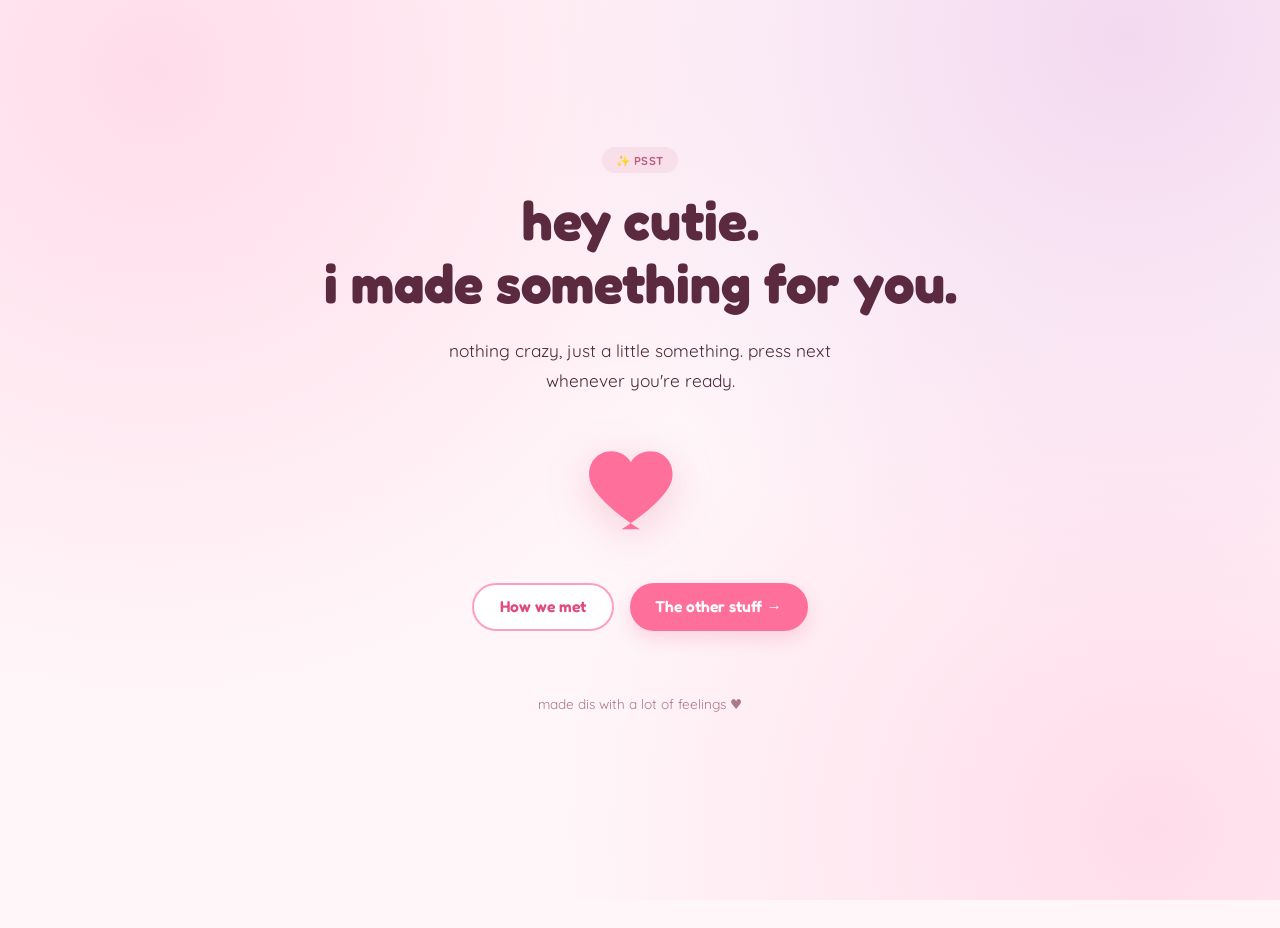
<file: index.html>
<!DOCTYPE html>
<html lang="en">
<head>
<meta charset="UTF-8">
<meta name="viewport" content="width=device-width, initial-scale=1.0">
<title>For You</title>
<link rel="stylesheet" href="style.css">
<style>
  .start-choices{
    display:flex; gap: 1rem; justify-content:center; flex-wrap:wrap;
    margin-top: 2.2rem;
  }
</style>
</head>
<body data-page="intro">

<div class="spark-field" aria-hidden="true"></div>

<main>
  <section class="hero" style="padding-top: clamp(3rem, 14vh, 6rem);">
    <span class="eyebrow">✨ psst</span>
    <h1>hey cutie.<br>i made something for you.</h1>
    <p class="lede">nothing crazy, just a little something. press next whenever you're ready.</p>

    <div style="margin-top: 2.4rem;">
      <svg width="110" height="110" viewBox="0 0 24 24" fill="#FF6F9C" style="filter: drop-shadow(0 10px 20px rgba(225,76,124,.25));">
        <path d="M12 21s-7.5-4.6-10.2-9C-0.4 8.6 1.6 4 5.7 4c2.1 0 3.6 1.1 4.3 2.4C10.7 5.1 12.2 4 14.3 4c4.1 0 6.1 4.6 3.9 8-2.7 4.4-10.2 9-10.2 9z"/>
      </svg>
    </div>

    <div class="start-choices">
      <a class="btn secondary" href="how-we-met-1.html">How we met</a>
      <a class="btn" href="birthday.html">The other stuff →</a>
    </div>
  </section>
</main>

<footer>made dis with a lot of feelings ♥</footer>

<script src="script.js"></script>
</body>
</html>
</file>
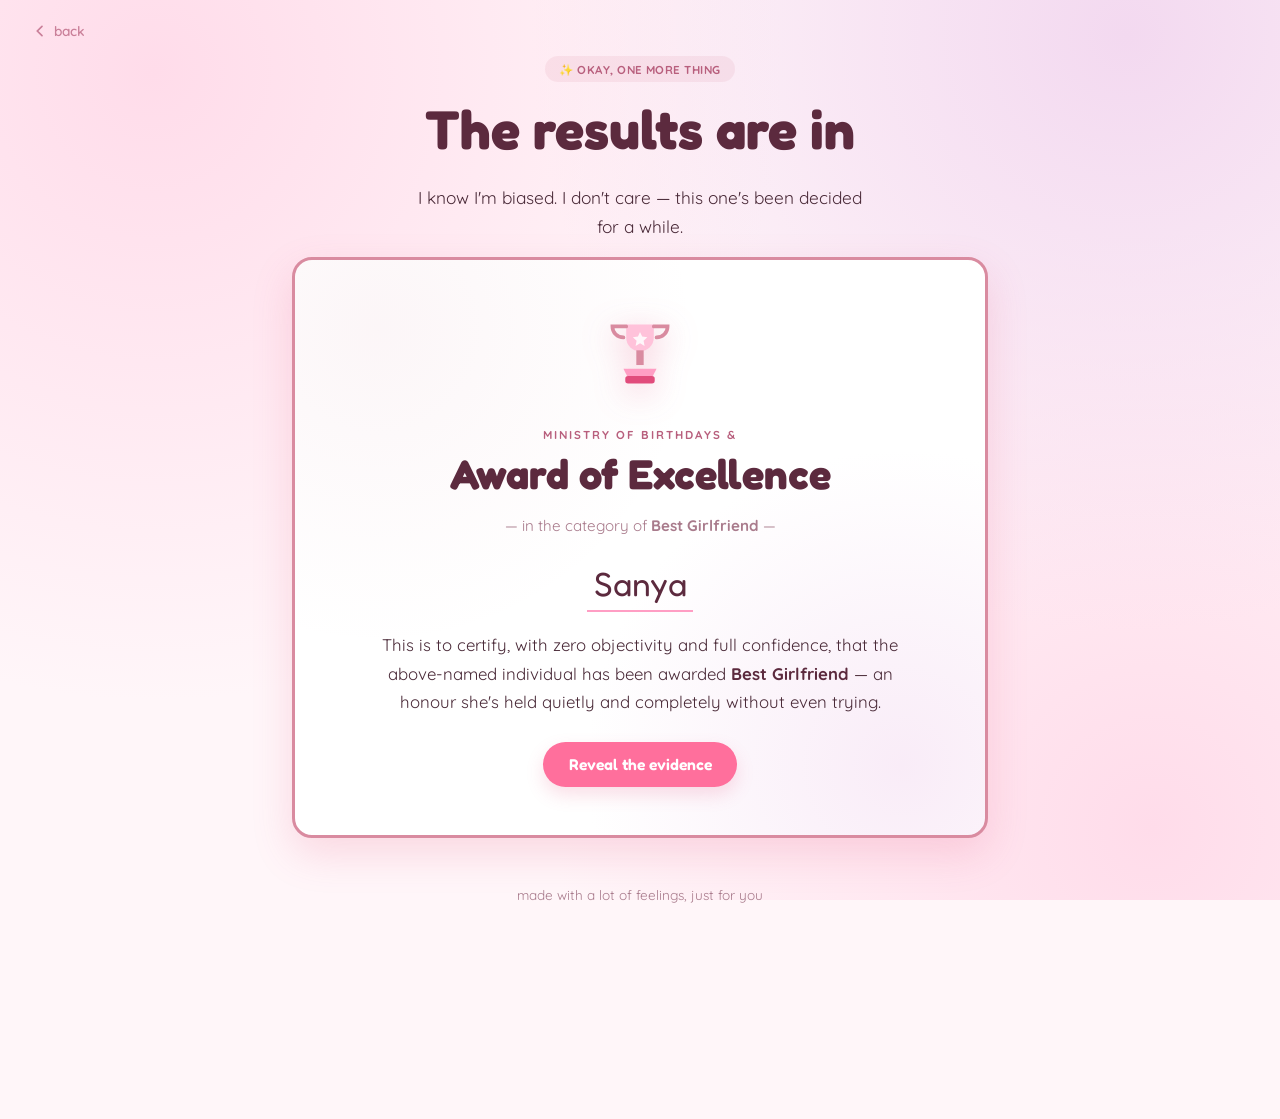
<file: best-girlfriend.html>
<!DOCTYPE html>
<html lang="en">
<head>
<meta charset="UTF-8">
<meta name="viewport" content="width=device-width, initial-scale=1.0">
<title>Best Girlfriend — For You</title>
<link rel="stylesheet" href="style.css">
<style>
  .award-wrap{ padding-top: 3rem; }
  .award-card{
    position: relative;
    background: var(--paper);
    background-image:
      radial-gradient(circle at 12% 12%, rgba(216,139,160,.08), transparent 40%),
      radial-gradient(circle at 88% 88%, rgba(243,217,240,.5), transparent 40%);
    border: 3px solid var(--gold);
    border-radius: 20px;
    padding: clamp(1.6rem, 5vw, 3rem);
    box-shadow: 0 16px 40px var(--shadow);
    text-align: center;
  }
  .trophy{ width: 92px; height: 92px; margin: 0 auto .6rem; filter: drop-shadow(0 8px 16px rgba(225,76,124,.3)); }
  .award-eyebrow{
    text-transform: uppercase; letter-spacing:.18em; font-size:.72rem;
    font-weight:700; color: var(--gold-deep); margin-bottom:.3rem;
  }
  .award-title{ font-size: clamp(1.7rem, 5vw, 2.6rem); margin-bottom:.15rem; }
  .award-sub{ color:#a97b8c; margin-bottom: 1.4rem; font-size:.95rem; }
  .award-name{
    display:inline-block; font-family: var(--font-display);
    font-size: clamp(1.5rem, 6vw, 2.1rem); color: var(--plum);
    border-bottom: 2px solid var(--blush-deep);
    padding: .1rem .4rem .4rem; margin: 0 auto 1.2rem;
    outline: none;
  }
  .award-body{ max-width: 52ch; margin: 0 auto 1.6rem; color: var(--ink); font-size: 1.05rem; }
  .award-body b{ color: var(--plum); }

  .evidence{ display:none; text-align:center; margin-top: 1.8rem; }
  .evidence.show{ display:block; animation: popIn .4s ease; }
  @keyframes popIn{ from{ opacity:0; transform: translateY(10px) scale(.97);} to{opacity:1; transform:none;} }
  .evidence-list{ list-style:none; margin: 1.2rem auto 0; padding:0; max-width: 480px; display:flex; flex-direction:column; gap:.7rem; text-align:left; }
  .evidence-list li{
    opacity:0; transform: translateY(6px);
    animation: itemIn .4s ease forwards;
    background: var(--paper); border: 1px solid var(--blush-deep);
    border-radius: 14px; padding: .7rem 1rem; font-weight:600; color: var(--plum);
    box-shadow: 0 6px 16px var(--shadow-soft);
    display:flex; align-items:flex-start; gap:.6rem;
  }
  .evidence-list li svg{ width:16px; height:16px; flex-shrink:0; margin-top:.2rem; }
  @keyframes itemIn{ to{ opacity:1; transform:none; } }

  .ribbon{
    display:inline-flex; align-items:center; gap:.4rem;
    background: rgba(216,139,160,.14); color: var(--gold-deep);
    font-weight:700; font-size:.78rem; letter-spacing:.04em; text-transform:uppercase;
    padding: .35rem 1rem; border-radius: 999px; margin-top: 1.6rem;
  }

  .confetti-piece{
    position: fixed; top: -10px; z-index: 60; border-radius: 2px; pointer-events:none;
    animation: confettiFall linear forwards;
  }
  @keyframes confettiFall{
    to{ transform: translateY(105vh) rotate(540deg); opacity: .9; }
  }
</style>
</head>
<body data-page="best-girlfriend">

<div class="spark-field" aria-hidden="true"></div>

<a class="back-link" href="outro.html">
  <svg viewBox="0 0 24 24" fill="none" stroke="currentColor" stroke-width="2.5" stroke-linecap="round"><path d="M15 5l-7 7 7 7"/></svg>
  back
</a>

<main class="award-wrap">
  <section class="hero" style="padding-top:.5rem;">
    <span class="eyebrow">✨ okay, one more thing</span>
    <h1>The results are in</h1>
    <p class="lede">I know I'm biased. I don't care — this one's been decided for a while.</p>
  </section>

  <section class="award-card">
    <svg class="trophy" viewBox="0 0 100 100">
      <path d="M35 18h30v14a15 15 0 0 1-30 0V18z" fill="#FFC2DA"/>
      <path d="M35 20H20a12 12 0 0 0 12 12" fill="none" stroke="#D98BA0" stroke-width="4" stroke-linecap="round"/>
      <path d="M65 20h15a12 12 0 0 1-12 12" fill="none" stroke="#D98BA0" stroke-width="4" stroke-linecap="round"/>
      <rect x="46" y="46" width="8" height="16" fill="#D98BA0"/>
      <path d="M32 66h36l-4 8H36z" fill="#FF9EC4"/>
      <rect x="34" y="74" width="32" height="8" rx="3" fill="#E14C7C"/>
      <path d="M50 26l2.4 5.1 5.6.6-4.1 3.9 1.1 5.6-4.9-2.8-4.9 2.8 1.1-5.6-4.1-3.9 5.6-.6z" fill="#fff" opacity=".85"/>
    </svg>

    <p class="award-eyebrow">Ministry of Birthdays &amp;</p>
    <h2 class="award-title">Award of Excellence</h2>
    <p class="award-sub">— in the category of <b>Best Girlfriend</b> —</p>

    <span class="award-name" contenteditable="true" spellcheck="false">Sanya</span>

    <p class="award-body">
      This is to certify, with zero objectivity and full confidence, that the
      above-named individual has been awarded <b>Best Girlfriend</b> — an
      honour she's held quietly and completely without even trying.
    </p>

    <button class="btn" id="revealBtn">Reveal the evidence</button>

    <div class="evidence" id="evidenceCard">
      <div class="heart-divider" aria-hidden="true">
        <svg viewBox="0 0 24 24" fill="#FF9EC4"><path d="M12 21s-7.5-4.6-10.2-9C-0.4 8.6 1.6 4 5.7 4c2.1 0 3.6 1.1 4.3 2.4C10.7 5.1 12.2 4 14.3 4c4.1 0 6.1 4.6 3.9 8-2.7 4.4-10.2 9-10.2 9z"/></svg>
        <svg viewBox="0 0 24 24" fill="#F3D9F0"><path d="M12 21s-7.5-4.6-10.2-9C-0.4 8.6 1.6 4 5.7 4c2.1 0 3.6 1.1 4.3 2.4C10.7 5.1 12.2 4 14.3 4c4.1 0 6.1 4.6 3.9 8-2.7 4.4-10.2 9-10.2 9z"/></svg>
        <svg viewBox="0 0 24 24" fill="#FF9EC4"><path d="M12 21s-7.5-4.6-10.2-9C-0.4 8.6 1.6 4 5.7 4c2.1 0 3.6 1.1 4.3 2.4C10.7 5.1 12.2 4 14.3 4c4.1 0 6.1 4.6 3.9 8-2.7 4.4-10.2 9-10.2 9z"/></svg>
      </div>
      <h3 style="font-size:1.15rem;">Exhibit A through F</h3>
      <ul class="evidence-list" id="evidenceList"></ul>
      <span class="ribbon">✔ Verified, unanimously, by me</span>
    </div>
  </section>
</main>

<footer>made with a lot of feelings, just for you</footer>

<script src="script.js"></script>
<script>
  const evidence = [
    "Remembers the small stuff nobody asked her to remember.",
    "Makes ordinary days feel like they mattered.",
    "Somehow still picks up on your first message every time.",
    "Argues fair, forgives faster.",
    "Makes you want to be a better person just by being around her.",
    "Is, inconveniently for every other girlfriend in the running, just better."
  ];

  const revealBtn = document.getElementById('revealBtn');
  const evidenceCard = document.getElementById('evidenceCard');
  const evidenceList = document.getElementById('evidenceList');

  function checkIcon(){
    return '<svg viewBox="0 0 24 24" fill="none" stroke="#E14C7C" stroke-width="2.5" stroke-linecap="round" stroke-linejoin="round"><path d="M5 13l4 4L19 7"/></svg>';
  }

  function confettiBurst(){
    const colors = ['#FF9EC4', '#F3D9F0', '#FFC2DA', '#D98BA0'];
    for(let i = 0; i < 60; i++){
      const piece = document.createElement('div');
      piece.className = 'confetti-piece';
      const size = 6 + Math.random() * 6;
      piece.style.width = size + 'px';
      piece.style.height = (size * 0.4) + 'px';
      piece.style.left = Math.random() * 100 + 'vw';
      piece.style.background = colors[Math.floor(Math.random() * colors.length)];
      piece.style.animationDuration = (2.2 + Math.random() * 1.6) + 's';
      document.body.appendChild(piece);
      setTimeout(() => piece.remove(), 4200);
    }
  }

  revealBtn.addEventListener('click', () => {
    evidenceList.innerHTML = '';
    evidence.forEach((item, i) => {
      const li = document.createElement('li');
      li.style.animationDelay = (i * 0.12) + 's';
      li.innerHTML = `${checkIcon()}<span>${item}</span>`;
      evidenceList.appendChild(li);
    });
    evidenceCard.classList.add('show');
    revealBtn.style.display = 'none';
    confettiBurst();
  });
</script>
</body>
</html>
</file>
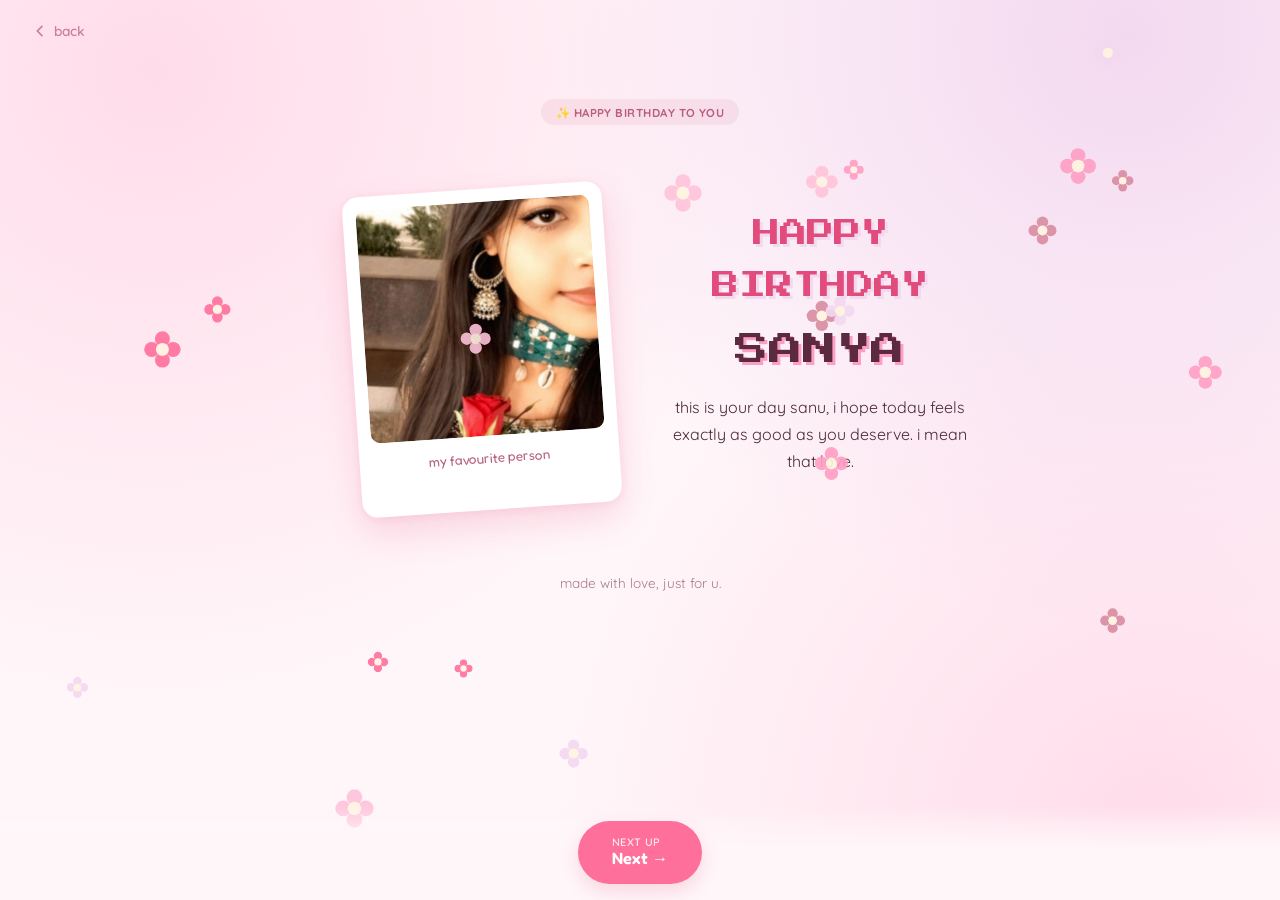
<file: birthday.html>
<!DOCTYPE html>
<html lang="en">
<head>
<meta charset="UTF-8">
<meta name="viewport" content="width=device-width, initial-scale=1.0">
<title>Happy Birthday — For You</title>
<link rel="stylesheet" href="style.css">
<link href="https://fonts.googleapis.com/css2?family=Press+Start+2P&display=swap" rel="stylesheet">
<style>
  .bday-stage{
    display:grid; grid-template-columns: 1fr 1fr; align-items:center;
    gap: clamp(1.5rem, 5vw, 3.5rem);
    padding: 2rem 1rem 1rem; position: relative;
  }
  .bday-stage .photo-frame{ justify-self: end; }
  .bday-stage .pixel-block{ justify-self: start; }
  @media (max-width: 640px){
    .bday-stage{ grid-template-columns: 1fr; }
    .bday-stage .photo-frame,
    .bday-stage .pixel-block{ justify-self: center; }
  }
  .photo-frame{
    width: min(260px, 70vw);
    background: var(--paper);
    border-radius: 16px;
    padding: .8rem .8rem 1.6rem;
    box-shadow: 0 16px 34px var(--shadow), 0 2px 8px var(--shadow-soft);
    transform: rotate(-4deg);
    flex-shrink: 0;
  }
  .photo-frame img{
    display:block; width: 100%; aspect-ratio: 1/1; object-fit: cover;
    border-radius: 10px; background: var(--blush);
  }
  .photo-fallback{
    width: 100%; aspect-ratio: 1/1; border-radius: 10px;
    background: var(--blush);
    border: 2px dashed var(--blush-deep);
    display:flex; flex-direction:column; align-items:center; justify-content:center;
    gap:.5rem; color: var(--gold-deep); font-size:.78rem; text-align:center; padding: 1rem;
  }
  .photo-fallback svg{ width: 34px; height: 34px; }
  .photo-frame .cap{
    text-align:center; margin-top:.7rem; font-family: var(--font-display);
    color: var(--gold-deep); font-size: .85rem;
  }

  .pixel-block{ text-align:center; max-width: 420px; }
  .pixel-text{
    font-family: 'Press Start 2P', var(--font-display);
    line-height: 1.9;
    color: var(--rose-deep);
    text-shadow: 3px 3px 0 var(--lilac);
    font-size: clamp(1.05rem, 4.2vw, 1.7rem);
    margin: 0 0 .6rem;
  }
  .pixel-name{
    font-family: 'Press Start 2P', var(--font-display);
    color: var(--plum);
    text-shadow: 3px 3px 0 var(--blush-deep);
    font-size: clamp(1.3rem, 5.5vw, 2.1rem);
    margin: 0 0 1rem;
  }

  .bloom-field{ position: fixed; inset: 0; pointer-events: none; z-index: 5; overflow: hidden; }
  .bloom{
    position: absolute; opacity: 0; transform: scale(.2);
    animation: bloomIn .6s cubic-bezier(.2,1.4,.4,1) forwards;
  }
  @keyframes bloomIn{
    to{ opacity: .9; transform: scale(1); }
  }
</style>
</head>
<body data-page="birthday">

<div class="spark-field" aria-hidden="true"></div>
<div class="bloom-field" id="bloomField" aria-hidden="true"></div>

<a class="back-link" href="index.html">
  <svg viewBox="0 0 24 24" fill="none" stroke="currentColor" stroke-width="2.5" stroke-linecap="round"><path d="M15 5l-7 7 7 7"/></svg>
  back
</a>

<main>
  <section class="hero" style="padding-top: 3rem;">
    <span class="eyebrow">✨ happy birthday to you</span>
  </section>

  <section class="bday-stage">
    <div class="photo-frame">
      <img src="photo.jpg" alt="a cute picture of you"
        onerror="this.replaceWith(Object.assign(document.createElement('div'), {className:'photo-fallback', innerHTML: '&lt;svg viewBox=\'0 0 24 24\' fill=\'#FF9EC4\'&gt;&lt;path d=\'M12 21s-7.5-4.6-10.2-9C-0.4 8.6 1.6 4 5.7 4c2.1 0 3.6 1.1 4.3 2.4C10.7 5.1 12.2 4 14.3 4c4.1 0 6.1 4.6 3.9 8-2.7 4.4-10.2 9-10.2 9z\'/&gt;&lt;/svg&gt;&lt;span&gt;drop a photo named photo.jpg in this folder&lt;/span&gt;' }))">
      <p class="cap">my favourite person</p>
    </div>

    <div class="pixel-block">
      <p class="pixel-text">HAPPY BIRTHDAY</p>
      <p class="pixel-name">SANYA</p>
      <p class="lede" style="margin-top:.5rem;">this is your day sanu, i hope today feels exactly as good as you deserve.  i mean that love.</p>
    </div>
  </section>
</main>

<div class="next-wrap">
  <a class="btn next-btn" href="gifts.html">
    <span class="next-btn-inner">
      <span class="sub">Next up</span>
      <span>Next →</span>
    </span>
  </a>
</div>

<footer>made with love, just for u.</footer>

<script src="script.js"></script>
<script>
  const FLOWER_COLORS = ['#FF6F9C', '#FF9EC4', '#F3D9F0', '#D98BA0', '#FFC2DA'];

  function flowerSVG(color, size){
    return `<svg width="${size}" height="${size}" viewBox="0 0 40 40" xmlns="http://www.w3.org/2000/svg">
      <g fill="${color}">
        <circle cx="20" cy="10" r="7"/>
        <circle cx="30" cy="20" r="7"/>
        <circle cx="20" cy="30" r="7"/>
        <circle cx="10" cy="20" r="7"/>
      </g>
      <circle cx="20" cy="20" r="6" fill="#FFF3E0"/>
    </svg>`;
  }

  function bloomBurst(){
    const field = document.getElementById('bloomField');
    const count = window.innerWidth < 640 ? 12 : 20;
    for(let i = 0; i < count; i++){
      const el = document.createElement('div');
      el.className = 'bloom';
      const size = 20 + Math.random() * 26;
      el.style.top = (Math.random() * 92) + '%';
      el.style.left = (Math.random() * 94) + '%';
      el.style.animationDelay = (Math.random() * 0.9) + 's';
      el.innerHTML = flowerSVG(FLOWER_COLORS[i % FLOWER_COLORS.length], size);
      field.appendChild(el);
    }
    setTimeout(() => { field.style.transition = 'opacity 1.2s ease'; field.style.opacity = '0.35'; }, 2600);
  }

  document.addEventListener('DOMContentLoaded', () => {
    setTimeout(bloomBurst, 350);
  });
</script>
</body>
</html>
</file>
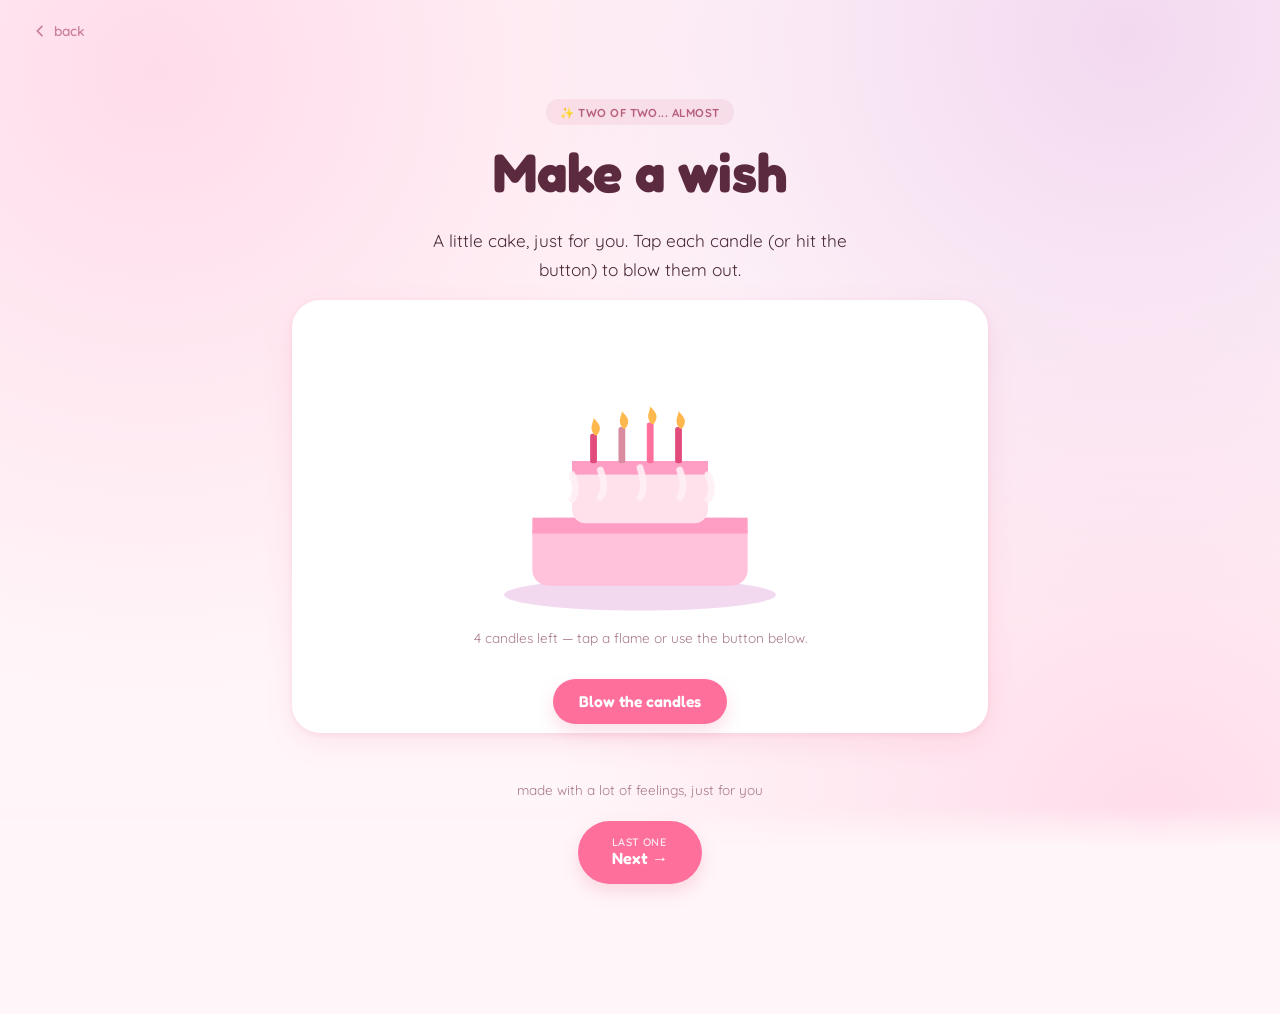
<file: cake.html>
<!DOCTYPE html>
<html lang="en">
<head>
<meta charset="UTF-8">
<meta name="viewport" content="width=device-width, initial-scale=1.0">
<title>Make a Wish — For You</title>
<link rel="stylesheet" href="style.css">
<style>
  .cake-stage{
    display:flex; flex-direction:column; align-items:center;
    padding: 1.5rem 1rem 0.5rem;
  }
  .cake-svg{ width: min(340px, 80vw); }
  .flame{ transform-origin: center bottom; transition: opacity .25s ease, transform .25s ease; cursor: pointer; }
  .flame.out{ opacity: 0; transform: scale(.2) translateY(6px); }
  .flame-flicker{ animation: flicker 1.4s ease-in-out infinite; transform-origin: center bottom; }
  @keyframes flicker{
    0%, 100%{ transform: scaleY(1) rotate(0deg); }
    50%{ transform: scaleY(1.12) rotate(2deg); }
  }
  .smoke{ opacity: 0; }
  .smoke.show{ animation: smokeUp 1.4s ease-out forwards; }
  @keyframes smokeUp{
    0%{ opacity: .55; transform: translateY(0) scale(.6); }
    100%{ opacity: 0; transform: translateY(-26px) scale(1.3); }
  }
  .hint{ font-size:.85rem; color:#a97b8c; margin-top:.4rem; }
  .fact-card{ display:none; text-align:center; margin-top: 1.6rem; }
  .fact-card.show{ display:block; animation: popIn .4s ease; }
  @keyframes popIn{ from{ opacity:0; transform: translateY(10px) scale(.97);} to{opacity:1; transform:none;} }
  .confetti-piece{
    position: fixed; top: -10px; z-index: 60; border-radius: 2px; pointer-events:none;
    animation: confettiFall linear forwards;
  }
  @keyframes confettiFall{
    to{ transform: translateY(105vh) rotate(540deg); opacity: .9; }
  }
</style>
</head>
<body data-page="cake">

<div class="spark-field" aria-hidden="true"></div>

<a class="back-link" href="gifts.html">
  <svg viewBox="0 0 24 24" fill="none" stroke="currentColor" stroke-width="2.5" stroke-linecap="round"><path d="M15 5l-7 7 7 7"/></svg>
  back
</a>

<main>
  <section class="hero" style="padding-top: 3rem;">
    <span class="eyebrow">✨ two of two... almost</span>
    <h1>Make a wish</h1>
    <p class="lede">A little cake, just for you. Tap each candle (or hit the button) to blow them out.</p>
  </section>

  <section class="card cake-stage">
    <svg class="cake-svg" viewBox="0 0 300 260" xmlns="http://www.w3.org/2000/svg">
      <!-- plate -->
      <ellipse cx="150" cy="238" rx="120" ry="14" fill="#F3D9F0"/>
      <!-- bottom tier -->
      <rect x="55" y="170" width="190" height="60" rx="14" fill="#FFC2DA"/>
      <rect x="55" y="170" width="190" height="14" fill="#FF9EC4"/>
      <!-- top tier -->
      <rect x="90" y="120" width="120" height="55" rx="12" fill="#FFE1EC"/>
      <rect x="90" y="120" width="120" height="12" fill="#FF9EC4"/>
      <!-- drips -->
      <path d="M90 132 q6 14 0 22 M115 128 q6 16 0 24 M150 126 q6 18 0 26 M185 128 q6 16 0 24 M210 132 q6 14 0 22" stroke="#FFF0F5" stroke-width="6" stroke-linecap="round" fill="none" opacity=".9"/>

      <!-- candles -->
      <g id="candles">
        <g data-candle="1">
          <rect x="106" y="96" width="6" height="26" rx="2" fill="#E14C7C"/>
          <g class="smoke" data-smoke="1"><ellipse cx="109" cy="88" rx="4" ry="7" fill="#cbb9ad"/></g>
          <g class="flame" data-flame="1"><path class="flame-flicker" d="M109 96 c-4 -6 0 -10 0 -14 c4 4 8 8 4 14 c-1 2 -3 2 -4 0z" fill="#FFB84D"/></g>
        </g>
        <g data-candle="2">
          <rect x="131" y="90" width="6" height="32" rx="2" fill="#D98BA0"/>
          <g class="smoke" data-smoke="2"><ellipse cx="134" cy="82" rx="4" ry="7" fill="#cbb9ad"/></g>
          <g class="flame" data-flame="2"><path class="flame-flicker" d="M134 90 c-4 -6 0 -10 0 -14 c4 4 8 8 4 14 c-1 2 -3 2 -4 0z" fill="#FFB84D"/></g>
        </g>
        <g data-candle="3">
          <rect x="156" y="86" width="6" height="36" rx="2" fill="#FF6F9C"/>
          <g class="smoke" data-smoke="3"><ellipse cx="159" cy="78" rx="4" ry="7" fill="#cbb9ad"/></g>
          <g class="flame" data-flame="3"><path class="flame-flicker" d="M159 86 c-4 -6 0 -10 0 -14 c4 4 8 8 4 14 c-1 2 -3 2 -4 0z" fill="#FFB84D"/></g>
        </g>
        <g data-candle="4">
          <rect x="181" y="90" width="6" height="32" rx="2" fill="#E14C7C"/>
          <g class="smoke" data-smoke="4"><ellipse cx="184" cy="82" rx="4" ry="7" fill="#cbb9ad"/></g>
          <g class="flame" data-flame="4"><path class="flame-flicker" d="M184 90 c-4 -6 0 -10 0 -14 c4 4 8 8 4 14 c-1 2 -3 2 -4 0z" fill="#FFB84D"/></g>
        </g>
      </g>
    </svg>

    <p class="hint" id="cakeHint">4 candles left — tap a flame or use the button below.</p>
    <button class="btn" id="blowBtn" style="margin-top:1rem;">Blow the candles</button>

    <div class="fact-card" id="factCard">
      <div class="heart-divider" aria-hidden="true">
        <svg viewBox="0 0 24 24" fill="#FF9EC4"><path d="M12 21s-7.5-4.6-10.2-9C-0.4 8.6 1.6 4 5.7 4c2.1 0 3.6 1.1 4.3 2.4C10.7 5.1 12.2 4 14.3 4c4.1 0 6.1 4.6 3.9 8-2.7 4.4-10.2 9-10.2 9z"/></svg>
        <svg viewBox="0 0 24 24" fill="#F3D9F0"><path d="M12 21s-7.5-4.6-10.2-9C-0.4 8.6 1.6 4 5.7 4c2.1 0 3.6 1.1 4.3 2.4C10.7 5.1 12.2 4 14.3 4c4.1 0 6.1 4.6 3.9 8-2.7 4.4-10.2 9-10.2 9z"/></svg>
        <svg viewBox="0 0 24 24" fill="#FF9EC4"><path d="M12 21s-7.5-4.6-10.2-9C-0.4 8.6 1.6 4 5.7 4c2.1 0 3.6 1.1 4.3 2.4C10.7 5.1 12.2 4 14.3 4c4.1 0 6.1 4.6 3.9 8-2.7 4.4-10.2 9-10.2 9z"/></svg>
      </div>
      <h2 style="font-size:1.3rem;">Wish made!</h2>
      <p style="color:#a97b8c;">Here's a completely random, mildly useless fact as your reward:</p>
      <p id="factText" class="speech" style="max-width: 420px; margin: .8rem auto;"></p>
      <button class="btn secondary" id="anotherFact">Give me another one</button>
    </div>
  </section>
</main>

<div class="next-wrap">
  <a class="btn next-btn" href="certificate.html">
    <span class="next-btn-inner">
      <span class="sub">Last one</span>
      <span>Next →</span>
    </span>
  </a>
</div>

<footer>made with a lot of feelings, just for you</footer>

<script src="script.js"></script>
<script>
  const facts = [
    "Honey never spoils. Archaeologists have found 3,000-year-old honey that's still edible.",
    "Bananas are berries, but strawberries aren't.",
    "The Eiffel Tower grows about 6 inches taller in summer from heat expansion.",
    "Wombats poop in cubes. Nobody fully knows why.",
    "Sea otters hold hands while sleeping so they don't drift apart.",
    "A shrimp's heart is in its head.",
    "Cows have best friends and get stressed when separated from them.",
    "Octopuses have three hearts and blue blood.",
    "A cat's purr vibrates at a frequency linked to healing bone and tissue.",
    "A group of kittens is called a 'kindle'."
  ];

  let remaining = 4;
  const hint = document.getElementById('cakeHint');
  const factCard = document.getElementById('factCard');
  const factText = document.getElementById('factText');
  const blowBtn = document.getElementById('blowBtn');

  function updateHint(){
    if(remaining > 0){
      hint.textContent = `${remaining} candle${remaining === 1 ? '' : 's'} left — tap a flame or use the button below.`;
    } else {
      hint.textContent = "All candles out. Wish officially in progress.";
    }
  }

  function extinguish(n){
    const flame = document.querySelector(`[data-flame="${n}"]`);
    const smoke = document.querySelector(`[data-smoke="${n}"]`);
    if(!flame || flame.classList.contains('out')) return;
    flame.classList.add('out');
    smoke.classList.add('show');
    remaining--;
    updateHint();
    if(remaining === 0){
      celebrate();
    }
  }

  document.querySelectorAll('.flame').forEach(f => {
    f.addEventListener('click', () => extinguish(f.dataset.flame));
  });

  blowBtn.addEventListener('click', () => {
    [1,2,3,4].forEach((n, i) => setTimeout(() => extinguish(String(n)), i * 180));
  });

  function randomFact(){
    return facts[Math.floor(Math.random() * facts.length)];
  }

  function confettiBurst(){
    const colors = ['#FF9EC4', '#F3D9F0', '#FFC2DA', '#D98BA0'];
    for(let i = 0; i < 60; i++){
      const piece = document.createElement('div');
      piece.className = 'confetti-piece';
      const size = 6 + Math.random() * 6;
      piece.style.width = size + 'px';
      piece.style.height = (size * 0.4) + 'px';
      piece.style.left = Math.random() * 100 + 'vw';
      piece.style.background = colors[Math.floor(Math.random() * colors.length)];
      piece.style.animationDuration = (2.2 + Math.random() * 1.6) + 's';
      document.body.appendChild(piece);
      setTimeout(() => piece.remove(), 4200);
    }
  }

  function celebrate(){
    confettiBurst();
    factText.textContent = randomFact();
    factCard.classList.add('show');
    blowBtn.style.display = 'none';
  }

  document.getElementById('anotherFact').addEventListener('click', () => {
    factText.textContent = randomFact();
  });
</script>
</body>
</html>
</file>
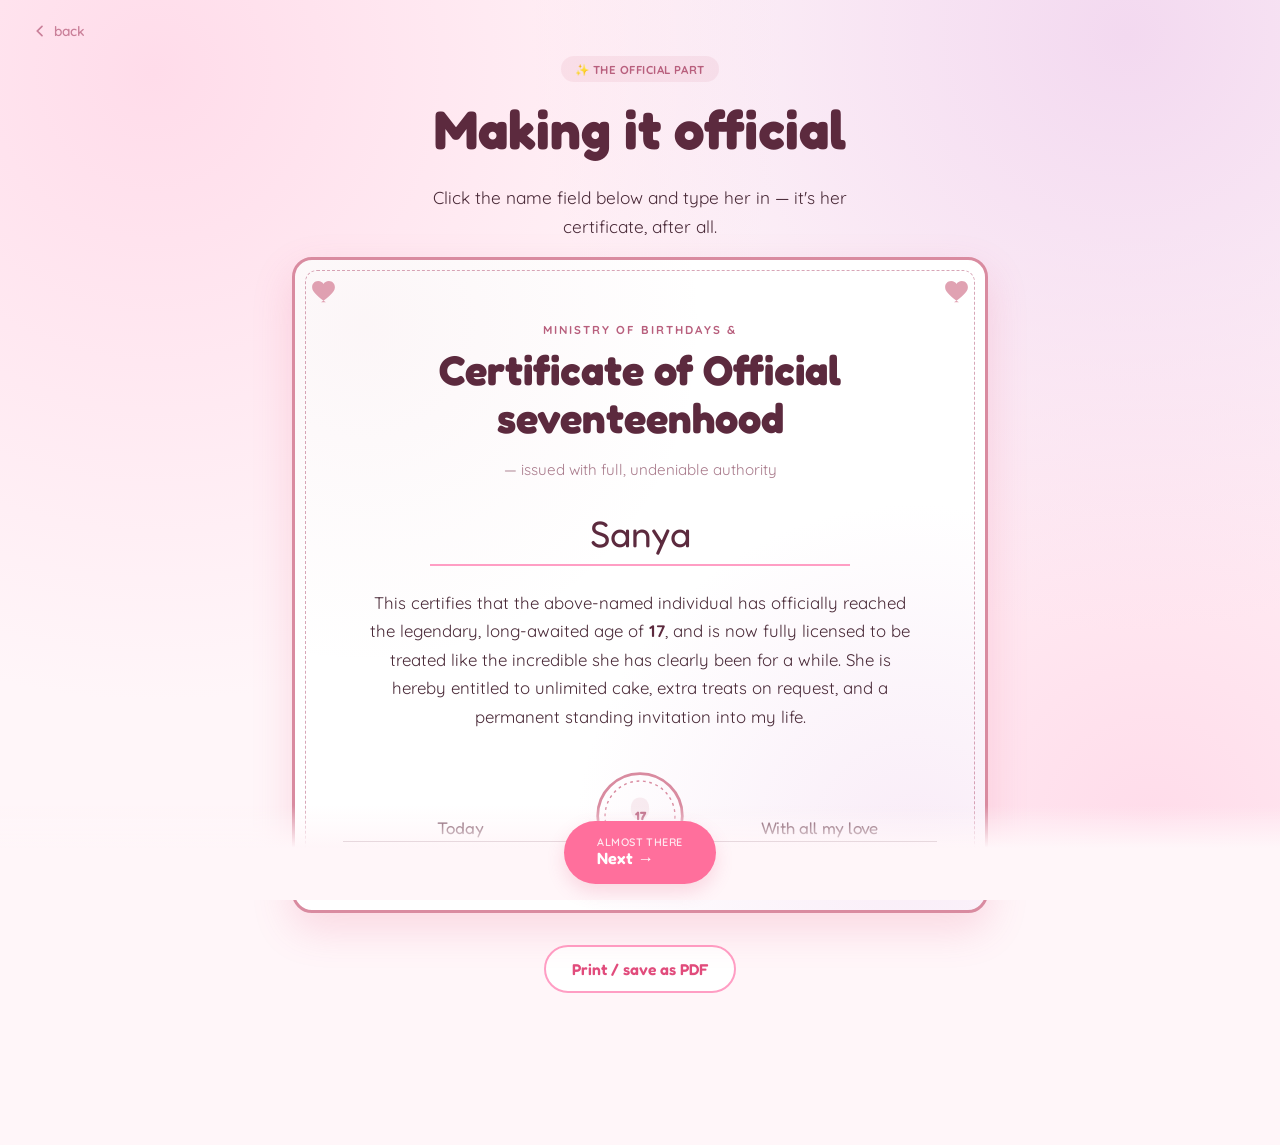
<file: certificate.html>
<!DOCTYPE html>
<html lang="en">
<head>
<meta charset="UTF-8">
<meta name="viewport" content="width=device-width, initial-scale=1.0">
<title>Certificate — For You</title>
<link rel="stylesheet" href="style.css">
<style>
  .cert-wrap{ padding-top: 3rem; }
  .certificate{
    position: relative;
    background: var(--paper);
    background-image:
      radial-gradient(circle at 10% 10%, rgba(216,139,160,.08), transparent 40%),
      radial-gradient(circle at 90% 90%, rgba(243,217,240,.5), transparent 40%);
    border: 3px solid var(--gold);
    border-radius: 20px;
    padding: clamp(1.6rem, 5vw, 3rem);
    box-shadow: 0 16px 40px var(--shadow);
  }
  .certificate::before{
    content: "";
    position: absolute;
    inset: 10px;
    border: 1.5px dashed var(--gold-deep);
    border-radius: 12px;
    pointer-events: none;
    opacity: .55;
  }
  .cert-corner{ position:absolute; width: 30px; height: 30px; opacity:.8; }
  .cert-corner.tl{ top: 16px; left: 16px; }
  .cert-corner.tr{ top: 16px; right: 16px; transform: scaleX(-1); }
  .cert-corner.bl{ bottom: 16px; left: 16px; transform: scaleY(-1); }
  .cert-corner.br{ bottom: 16px; right: 16px; transform: scale(-1); }

  .cert-eyebrow{
    text-align:center; text-transform: uppercase; letter-spacing:.18em;
    font-size:.72rem; font-weight:700; color: var(--gold-deep); margin-bottom:.4rem;
  }
  .cert-title{
    text-align:center; font-size: clamp(1.7rem, 5vw, 2.6rem); margin-bottom:.2rem;
  }
  .cert-sub{ text-align:center; color:#a97b8c; margin-bottom: 1.6rem; font-size:.95rem; }

  .cert-name{
    display:block; text-align:center; font-family: var(--font-display);
    font-size: clamp(1.6rem, 6vw, 2.3rem); color: var(--plum);
    border-bottom: 2px solid var(--blush-deep);
    padding: .2rem .5rem .5rem; margin: 0 auto 1.4rem; max-width: 420px;
    outline: none;
  }
  .cert-body{ text-align:center; max-width: 54ch; margin: 0 auto; color: var(--ink); font-size: 1.05rem; }
  .cert-body b{ color: var(--plum); }

  .cert-footer{
    display:flex; justify-content:space-between; align-items:flex-end;
    gap: 1rem; margin-top: 2.4rem; flex-wrap: wrap;
  }
  .cert-line{ flex: 1; min-width: 160px; text-align:center; }
  .cert-line .fill{
    border-bottom: 1.5px solid var(--plum); min-height: 2.2rem;
    font-family: var(--font-display); font-size: 1.05rem; color: var(--plum);
    display:flex; align-items:flex-end; justify-content:center; padding-bottom:.2rem;
  }
  .cert-line small{ display:block; margin-top:.35rem; font-size:.7rem; letter-spacing:.08em; text-transform:uppercase; color:#a97b8c; }

  .seal{ width: 92px; height: 92px; flex-shrink:0; margin: 0 auto; }

  .cert-actions{ text-align:center; margin-top: 2rem; }
  @media print{
    .back-link, .next-wrap, footer, .cert-actions, .spark-field{ display:none !important; }
    body{ background: white; padding: 0; }
  }
</style>
</head>
<body data-page="certificate">

<div class="spark-field" aria-hidden="true"></div>

<a class="back-link" href="cake.html">
  <svg viewBox="0 0 24 24" fill="none" stroke="currentColor" stroke-width="2.5" stroke-linecap="round"><path d="M15 5l-7 7 7 7"/></svg>
  back
</a>

<main class="cert-wrap">
  <section class="hero" style="padding-top:.5rem;">
    <span class="eyebrow">✨ the official part</span>
    <h1>Making it official</h1>
    <p class="lede">Click the name field below and type her in — it's her certificate, after all.</p>
  </section>

  <div class="certificate">
    <svg class="cert-corner tl" viewBox="0 0 24 24" fill="#D98BA0"><path d="M12 21s-7.5-4.6-10.2-9C-0.4 8.6 1.6 4 5.7 4c2.1 0 3.6 1.1 4.3 2.4C10.7 5.1 12.2 4 14.3 4c4.1 0 6.1 4.6 3.9 8-2.7 4.4-10.2 9-10.2 9z"/></svg>
    <svg class="cert-corner tr" viewBox="0 0 24 24" fill="#D98BA0"><path d="M12 21s-7.5-4.6-10.2-9C-0.4 8.6 1.6 4 5.7 4c2.1 0 3.6 1.1 4.3 2.4C10.7 5.1 12.2 4 14.3 4c4.1 0 6.1 4.6 3.9 8-2.7 4.4-10.2 9-10.2 9z"/></svg>
    <svg class="cert-corner bl" viewBox="0 0 24 24" fill="#D98BA0"><path d="M12 21s-7.5-4.6-10.2-9C-0.4 8.6 1.6 4 5.7 4c2.1 0 3.6 1.1 4.3 2.4C10.7 5.1 12.2 4 14.3 4c4.1 0 6.1 4.6 3.9 8-2.7 4.4-10.2 9-10.2 9z"/></svg>
    <svg class="cert-corner br" viewBox="0 0 24 24" fill="#D98BA0"><path d="M12 21s-7.5-4.6-10.2-9C-0.4 8.6 1.6 4 5.7 4c2.1 0 3.6 1.1 4.3 2.4C10.7 5.1 12.2 4 14.3 4c4.1 0 6.1 4.6 3.9 8-2.7 4.4-10.2 9-10.2 9z"/></svg>

    <p class="cert-eyebrow">Ministry of Birthdays &amp;</p>
    <h2 class="cert-title">Certificate of Official seventeenhood</h2>
    <p class="cert-sub">— issued with full, undeniable authority</p>

    <span class="cert-name" contenteditable="true" spellcheck="false">Sanya</span>

    <p class="cert-body">
      This certifies that the above-named individual has officially reached the legendary,
      long-awaited age of <b>17</b>, and is now fully licensed to be treated like the
      incredible she has clearly been for a while. She is hereby entitled to unlimited
      cake, extra treats on request, and a permanent standing invitation into my life.
    </p>

    <div class="cert-footer">
      <div class="cert-line">
        <div class="fill">Today</div>
        <small>10/09/2009</small>
      </div>
      <svg class="seal" viewBox="0 0 100 100">
        <circle cx="50" cy="50" r="46" fill="none" stroke="#D98BA0" stroke-width="3"/>
        <circle cx="50" cy="50" r="38" fill="none" stroke="#D98BA0" stroke-width="1.5" stroke-dasharray="3 4"/>
        <path d="M50 30c-6 0-10 5-10 12 0 7 4 12 10 12s10-5 10-12c0-7-4-12-10-12z" fill="#D98BA0" opacity=".15"/>
        <text x="50" y="54" text-anchor="middle" font-family="Fredoka, sans-serif" font-size="13" fill="#B85F7D" font-weight="700">17</text>
        <text x="50" y="68" text-anchor="middle" font-family="Quicksand, sans-serif" font-size="6" fill="#B85F7D" letter-spacing="1">CERTIFIED</text>
      </svg>
      <div class="cert-line">
        <div class="fill">With all my love</div>
        <small>Signed</small>
      </div>
    </div>
  </div>

  <div class="cert-actions">
    <button class="btn secondary" onclick="window.print()">Print / save as PDF</button>
  </div>
</main>

<div class="next-wrap">
  <a class="btn next-btn" href="outro.html">
    <span class="next-btn-inner">
      <span class="sub">Almost there</span>
      <span>Next →</span>
    </span>
  </a>
</div>

<script src="script.js"></script>
</body>
</html>
</file>
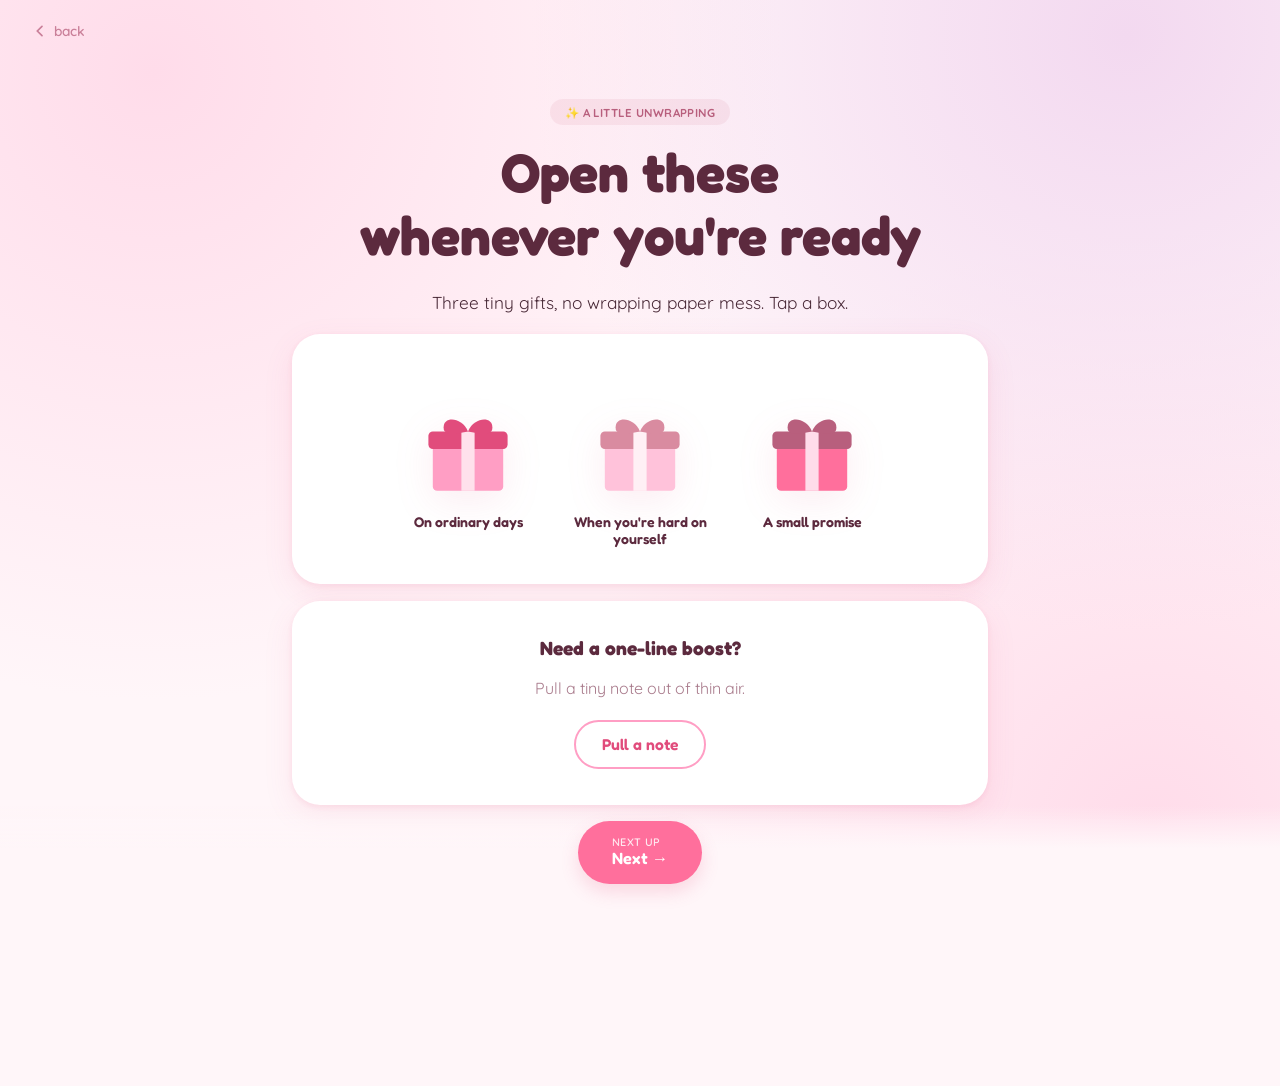
<file: gifts.html>
<!DOCTYPE html>
<html lang="en">
<head>
<meta charset="UTF-8">
<meta name="viewport" content="width=device-width, initial-scale=1.0">
<title>A Few Gifts — For You</title>
<link rel="stylesheet" href="style.css">
<style>
  .gift-row{
    display:flex; gap: clamp(1rem, 4vw, 2rem); justify-content:center;
    flex-wrap: wrap; margin-top: 1.5rem;
  }
  .gift-box{
    background: none; border: none; cursor: pointer; padding: 0;
    display:flex; flex-direction:column; align-items:center; gap:.6rem;
    width: 140px;
  }
  .gift-box svg{ width: 110px; height: 110px; transition: transform .2s ease; filter: drop-shadow(0 10px 18px var(--shadow-soft)); }
  .gift-box:hover svg{ transform: translateY(-4px) rotate(-2deg); }
  .gift-box.opened svg{ opacity: .45; transform: none; }
  .gift-box .label{ font-family: var(--font-display); font-weight:600; color: var(--plum); font-size: .88rem; text-align:center; }
  .lid{ transition: transform .35s cubic-bezier(.3,1.6,.4,1); transform-origin: 50% 62px; }
  .gift-box.opened .lid{ transform: translateY(-18px) rotate(-18deg); }

  .modal-overlay{
    position: fixed; inset: 0; z-index: 80;
    background: rgba(92,42,62,.38);
    display:flex; align-items:center; justify-content:center;
    padding: 1.2rem;
    opacity: 0; pointer-events: none;
    transition: opacity .25s ease;
  }
  .modal-overlay.show{ opacity: 1; pointer-events: auto; }
  .modal-card{
    background: var(--paper); border-radius: 22px;
    padding: clamp(1.6rem, 5vw, 2.4rem) clamp(1.4rem, 5vw, 2rem);
    max-width: 440px; width: 100%;
    box-shadow: 0 24px 60px rgba(92,42,62,.35);
    text-align: center; position: relative;
    transform: scale(.92) translateY(8px);
    transition: transform .3s cubic-bezier(.2,1.4,.4,1);
  }
  .modal-overlay.show .modal-card{ transform: scale(1) translateY(0); }
  .modal-close{
    position: absolute; top: .7rem; right: .9rem;
    background: none; border: none; cursor: pointer;
    font-size: 1.5rem; line-height: 1; color: var(--gold-deep);
    padding: .3rem;
  }
  .modal-card h3{ font-size: 1.15rem; }
  .modal-card p{ color: var(--ink); }
</style>
</head>
<body data-page="gifts">

<div class="spark-field" aria-hidden="true"></div>

<a class="back-link" href="birthday.html">
  <svg viewBox="0 0 24 24" fill="none" stroke="currentColor" stroke-width="2.5" stroke-linecap="round"><path d="M15 5l-7 7 7 7"/></svg>
  back
</a>

<main>
  <section class="hero" style="padding-top: 3rem;">
    <span class="eyebrow">✨ a little unwrapping</span>
    <h1>Open these<br>whenever you're ready</h1>
    <p class="lede">Three tiny gifts, no wrapping paper mess. Tap a box.</p>
  </section>

  <section class="card">
    <div class="gift-row" id="giftRow">
      <button class="gift-box" data-gift="1" aria-label="Open first gift">
        <svg viewBox="0 0 100 100">
          <rect x="18" y="46" width="64" height="42" rx="4" fill="#FF9EC4"/>
          <rect x="44" y="46" width="12" height="42" fill="#FFE1EC"/>
          <g class="lid">
            <rect x="14" y="34" width="72" height="16" rx="4" fill="#E14C7C"/>
            <rect x="44" y="34" width="12" height="16" fill="#FFE1EC"/>
            <path d="M50 34c-6-14-24-14-22-2 1 6 12 4 22 2z" fill="#E14C7C"/>
            <path d="M50 34c6-14 24-14 22-2-1 6-12 4-22 2z" fill="#E14C7C"/>
          </g>
        </svg>
        <span class="label">On ordinary days</span>
      </button>

      <button class="gift-box" data-gift="2" aria-label="Open second gift">
        <svg viewBox="0 0 100 100">
          <rect x="18" y="46" width="64" height="42" rx="4" fill="#FFC2DA"/>
          <rect x="44" y="46" width="12" height="42" fill="#FFF0F5"/>
          <g class="lid">
            <rect x="14" y="34" width="72" height="16" rx="4" fill="#D98BA0"/>
            <rect x="44" y="34" width="12" height="16" fill="#FFF0F5"/>
            <path d="M50 34c-6-14-24-14-22-2 1 6 12 4 22 2z" fill="#D98BA0"/>
            <path d="M50 34c6-14 24-14 22-2-1 6-12 4-22 2z" fill="#D98BA0"/>
          </g>
        </svg>
        <span class="label">When you're hard on yourself</span>
      </button>

      <button class="gift-box" data-gift="3" aria-label="Open third gift">
        <svg viewBox="0 0 100 100">
          <rect x="18" y="46" width="64" height="42" rx="4" fill="#FF6F9C"/>
          <rect x="44" y="46" width="12" height="42" fill="#FFDCEA"/>
          <g class="lid">
            <rect x="14" y="34" width="72" height="16" rx="4" fill="#B85F7D"/>
            <rect x="44" y="34" width="12" height="16" fill="#FFDCEA"/>
            <path d="M50 34c-6-14-24-14-22-2 1 6 12 4 22 2z" fill="#B85F7D"/>
            <path d="M50 34c6-14 24-14 22-2-1 6-12 4-22 2z" fill="#B85F7D"/>
          </g>
        </svg>
        <span class="label">A small promise</span>
      </button>
    </div>

  </section>

  <div class="modal-overlay" id="giftModal">
    <div class="modal-card">
      <button class="modal-close" id="modalClose" aria-label="Close">&times;</button>
      <div class="heart-divider" aria-hidden="true">
        <svg viewBox="0 0 24 24" fill="#FF9EC4"><path d="M12 21s-7.5-4.6-10.2-9C-0.4 8.6 1.6 4 5.7 4c2.1 0 3.6 1.1 4.3 2.4C10.7 5.1 12.2 4 14.3 4c4.1 0 6.1 4.6 3.9 8-2.7 4.4-10.2 9-10.2 9z"/></svg>
      </div>
      <h3 id="modalTitle"></h3>
      <p id="modalText"></p>
    </div>
  </div>

  <section class="card" style="text-align:center; margin-top:1.1rem;">
    <h2 style="font-size:1.2rem;">Need a one-line boost?</h2>
    <p style="color:#a97b8c; margin-bottom:1.1rem;">Pull a tiny note out of thin air.</p>
    <button class="btn secondary" id="pullNote">Pull a note</button>
    <p id="noteOutput" class="speech" style="display:none; margin-top:1.2rem;"></p>
  </section>
</main>

<div class="next-wrap">
  <a class="btn next-btn" href="cake.html">
    <span class="next-btn-inner">
      <span class="sub">Next up</span>
      <span>Next →</span>
    </span>
  </a>
</div>

<footer>made with a lot of feelings, just for you</footer>

<script src="script.js"></script>
<script>
  const giftContent = {
    1: {
      title: "On ordinary days",
      text: "Most of what I love about you is the ordinary version of you. The way u talk, those weird silly things, the way a boring day becomes gud. I notice all of it, even when I don't say so."
    },
    2: {
      title: "When you're hard on yourself",
      text: "here's your reminder from me, you're da best. you're doing better than you think you are my love, i love you and im proud of u. HAPPY BIRTHDAYYYY!!!!!!!😝"
    },
    3: {
      title: "A small promise",
      text: "I'm not going anywhere. On your loud days and your quiet days, your confident days and your unsure ones, I'm choosing you on all of them, on purpose, again and again. That's not a one time thing I'm saying today it's just true, every day, on repeat😛😛"
    }
  };

  const modal = document.getElementById('giftModal');
  const modalTitle = document.getElementById('modalTitle');
  const modalText = document.getElementById('modalText');
  const modalClose = document.getElementById('modalClose');

  function openModal(n){
    const data = giftContent[n];
    modalTitle.textContent = data.title;
    modalText.textContent = data.text;
    modal.classList.add('show');
  }

  function closeModal(){
    modal.classList.remove('show');
  }

  document.querySelectorAll('.gift-box').forEach(box => {
    box.addEventListener('click', () => {
      box.classList.add('opened');
      openModal(box.dataset.gift);
    });
  });

  modalClose.addEventListener('click', closeModal);
  modal.addEventListener('click', (e) => {
    if(e.target === modal) closeModal();
  });
  document.addEventListener('keydown', (e) => {
    if(e.key === 'Escape') closeModal();
  });

  const notes = [
    "You make ordinary days feel like good ones.",
    "You're doing better than u think hehe",
    "i would choose you in every universe my love.",
    "you bring a smile to my face."
  ];
  const btn = document.getElementById('pullNote');
  const out = document.getElementById('noteOutput');
  btn.addEventListener('click', () => {
    const pick = notes[Math.floor(Math.random() * notes.length)];
    out.textContent = pick;
    out.style.display = 'block';
  });
</script>
</body>
</html>
</file>
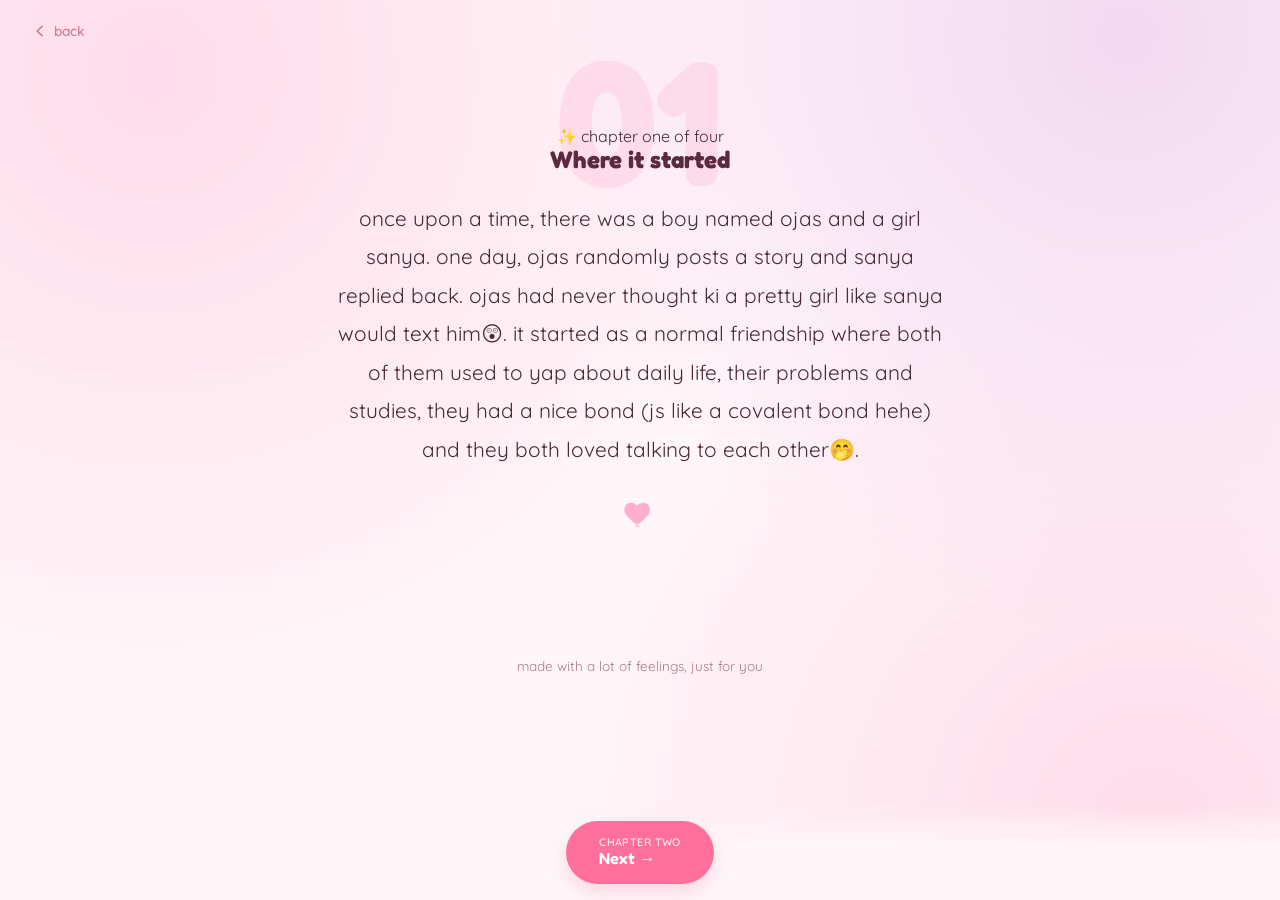
<file: how-we-met-1.html>
<!DOCTYPE html>
<html lang="en">
<head>
<meta charset="UTF-8">
<meta name="viewport" content="width=device-width, initial-scale=1.0">
<title>How We Met — Chapter One</title>
<link rel="stylesheet" href="style.css">
<style>
  .chapter-stage{
    min-height: 62vh;
    display:flex; flex-direction:column; align-items:center; justify-content:center;
    text-align:center; position:relative; padding: 2rem 1rem;
  }
  .chapter-num{
    position:absolute; top: -1.2rem; left:50%; transform: translateX(-50%);
    font-family: var(--font-display); font-weight:700;
    font-size: clamp(6.5rem, 24vw, 11rem); line-height:1;
    color: rgba(255,158,196,.22);
    z-index:0; pointer-events:none; user-select:none;
  }
  .chapter-content{ position:relative; z-index:1; max-width: 620px; }
  .chapter-quote{
    font-size: clamp(1.1rem, 2.6vw, 1.3rem); line-height: 1.85;
    color: var(--ink); margin: 1.6rem auto 0; max-width: 58ch;
  }
  .chapter-deco{ margin-top: 1.8rem; opacity:.8; }
</style>
</head>
<body data-page="how-we-met-1">

<div class="spark-field" aria-hidden="true"></div>

<a class="back-link" href="index.html">
  <svg viewBox="0 0 24 24" fill="none" stroke="currentColor" stroke-width="2.5" stroke-linecap="round"><path d="M15 5l-7 7 7 7"/></svg>
  back
</a>

<main>
  <section class="chapter-stage">
    <span class="chapter-num" aria-hidden="true">01</span>
    <div class="chapter-content">
      <span class="eyebrow">✨ chapter one of four</span>
      <h1>Where it started</h1>
      <p class="chapter-quote">once upon a time, there was a boy named ojas and a girl sanya.
one day, ojas randomly posts a story and sanya replied back. ojas had
never thought ki a pretty girl like sanya would text him😲. it started as
a normal friendship where both of them used to yap about daily life, their problems
and studies, they had a nice bond (js like a covalent bond hehe)
and they both loved talking to each other🤭.</p>
      <div class="chapter-deco">
        <svg width="34" height="34" viewBox="0 0 24 24" fill="#FF9EC4"><path d="M12 21s-7.5-4.6-10.2-9C-0.4 8.6 1.6 4 5.7 4c2.1 0 3.6 1.1 4.3 2.4C10.7 5.1 12.2 4 14.3 4c4.1 0 6.1 4.6 3.9 8-2.7 4.4-10.2 9-10.2 9z"/></svg>
      </div>
    </div>
  </section>
</main>

<div class="next-wrap">
  <a class="btn next-btn" href="how-we-met-2.html">
    <span class="next-btn-inner">
      <span class="sub">Chapter two</span>
      <span>Next →</span>
    </span>
  </a>
</div>

<footer>made with a lot of feelings, just for you</footer>

<script src="script.js"></script>
</body>
</html>
</file>
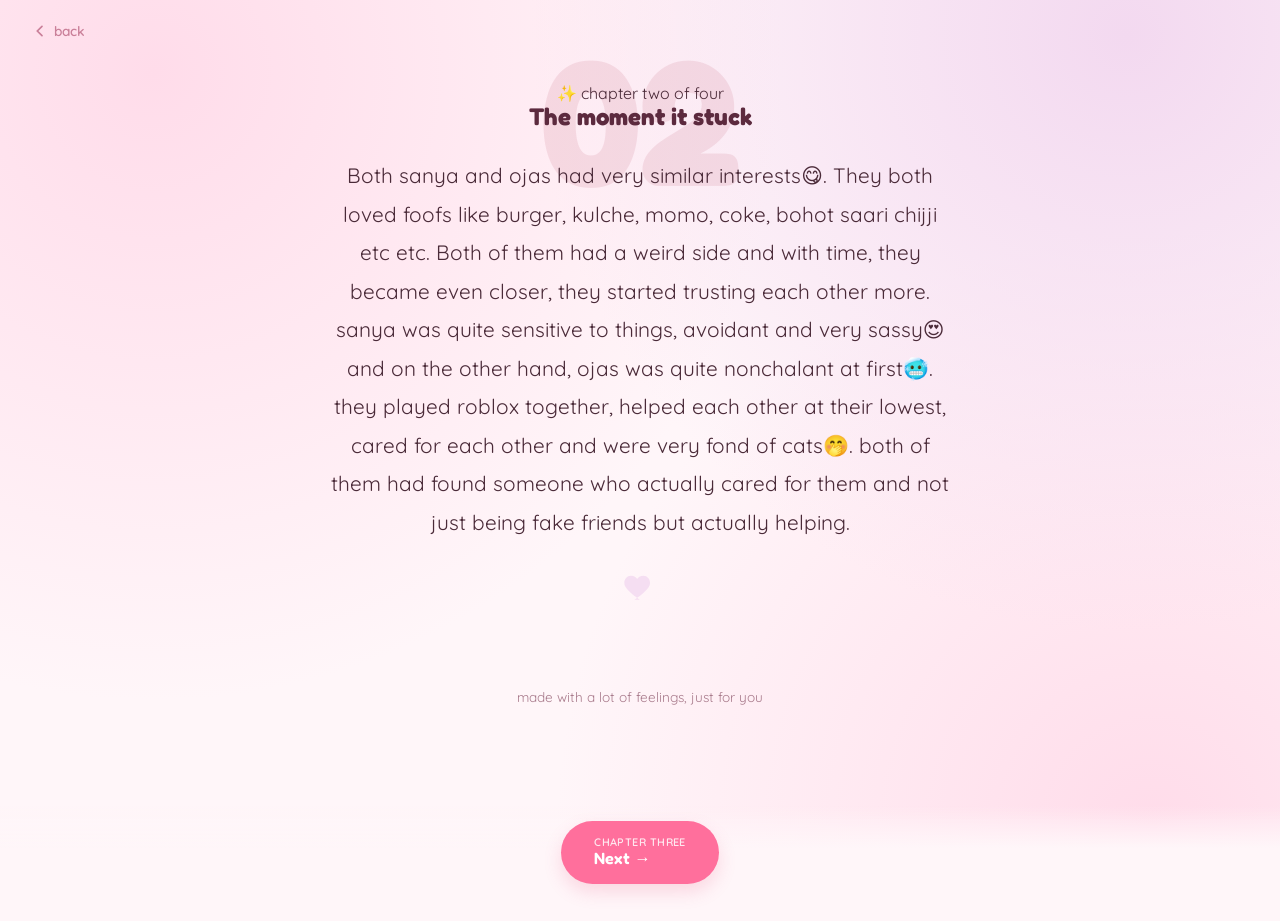
<file: how-we-met-2.html>
<!DOCTYPE html>
<html lang="en">
<head>
<meta charset="UTF-8">
<meta name="viewport" content="width=device-width, initial-scale=1.0">
<title>How We Met — Chapter Two</title>
<link rel="stylesheet" href="style.css">
<style>
  .chapter-stage{
    min-height: 62vh;
    display:flex; flex-direction:column; align-items:center; justify-content:center;
    text-align:center; position:relative; padding: 2rem 1rem;
  }
  .chapter-num{
    position:absolute; top: -1.2rem; left:50%; transform: translateX(-50%);
    font-family: var(--font-display); font-weight:700;
    font-size: clamp(6.5rem, 24vw, 11rem); line-height:1;
    color: rgba(216,139,160,.22);
    z-index:0; pointer-events:none; user-select:none;
  }
  .chapter-content{ position:relative; z-index:1; max-width: 620px; }
  .chapter-quote{
    font-size: clamp(1.1rem, 2.6vw, 1.3rem); line-height: 1.85;
    color: var(--ink); margin: 1.6rem auto 0; max-width: 58ch;
  }
  .chapter-deco{ margin-top: 1.8rem; opacity:.8; }
</style>
</head>
<body data-page="how-we-met-2">

<div class="spark-field" aria-hidden="true"></div>

<a class="back-link" href="how-we-met-1.html">
  <svg viewBox="0 0 24 24" fill="none" stroke="currentColor" stroke-width="2.5" stroke-linecap="round"><path d="M15 5l-7 7 7 7"/></svg>
  back
</a>

<main>
  <section class="chapter-stage">
    <span class="chapter-num" aria-hidden="true">02</span>
    <div class="chapter-content">
      <span class="eyebrow">✨ chapter two of four</span>
      <h1>The moment it stuck</h1>
      <p class="chapter-quote">Both sanya and ojas had very similar interests😋.
They both loved foofs like burger, kulche, momo, coke, bohot saari chijji etc etc.
Both of them had a weird side and with time, they became even closer, they started trusting each other more.
sanya was quite sensitive to things, avoidant and very sassy😍 and on the other hand, ojas was quite nonchalant at first🥶.
they played roblox together, helped each other at their lowest, cared for each other and were very fond of cats🤭.
both of them had found someone who actually cared for them and not just being fake friends but actually helping.</p>
      <div class="chapter-deco">
        <svg width="34" height="34" viewBox="0 0 24 24" fill="#F3D9F0"><path d="M12 21s-7.5-4.6-10.2-9C-0.4 8.6 1.6 4 5.7 4c2.1 0 3.6 1.1 4.3 2.4C10.7 5.1 12.2 4 14.3 4c4.1 0 6.1 4.6 3.9 8-2.7 4.4-10.2 9-10.2 9z"/></svg>
      </div>
    </div>
  </section>
</main>

<div class="next-wrap">
  <a class="btn next-btn" href="how-we-met-3.html">
    <span class="next-btn-inner">
      <span class="sub">Chapter three</span>
      <span>Next →</span>
    </span>
  </a>
</div>

<footer>made with a lot of feelings, just for you</footer>

<script src="script.js"></script>
</body>
</html>
</file>
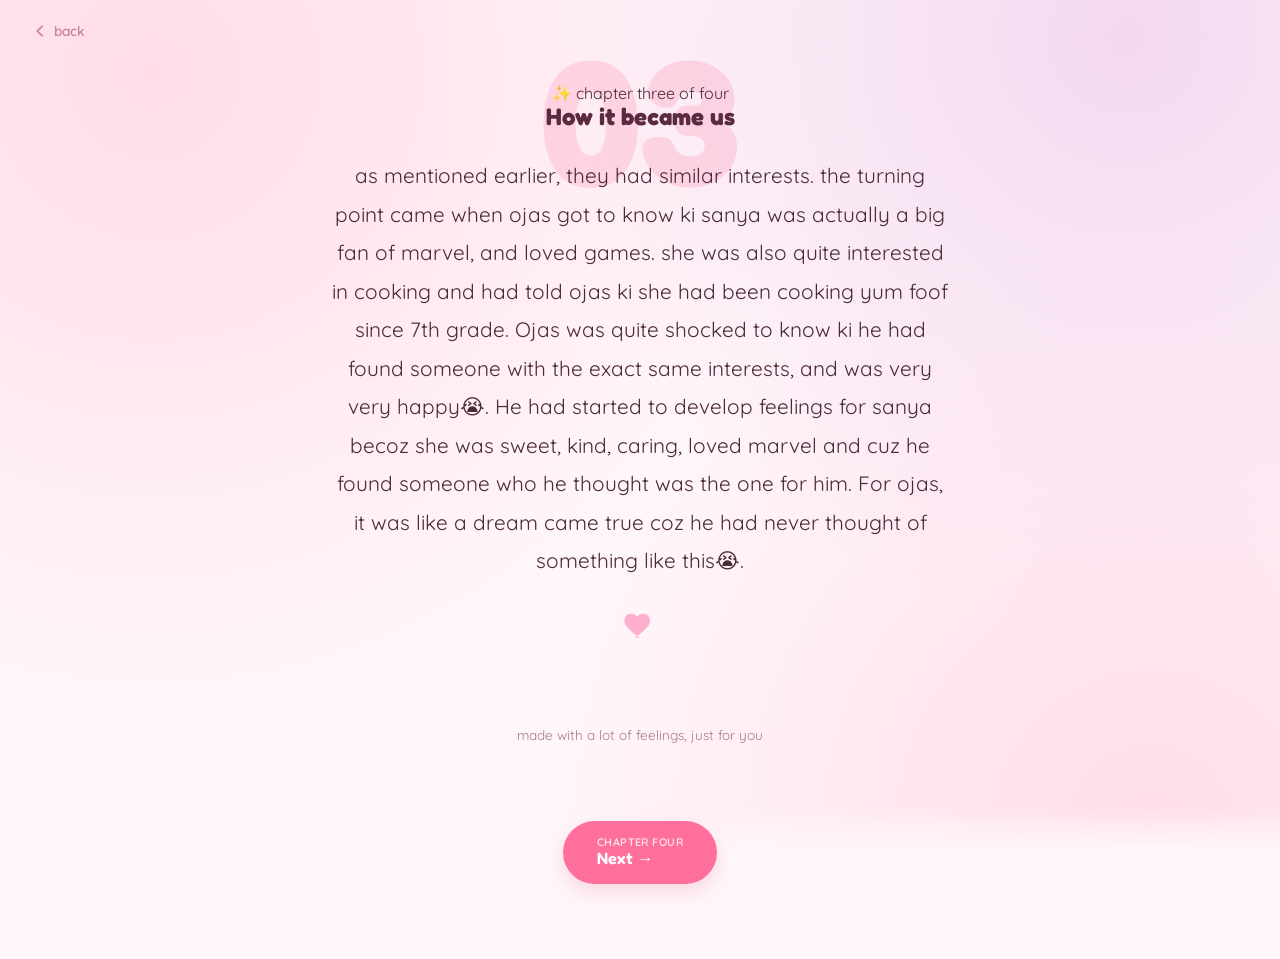
<file: how-we-met-3.html>
<!DOCTYPE html>
<html lang="en">
<head>
<meta charset="UTF-8">
<meta name="viewport" content="width=device-width, initial-scale=1.0">
<title>How We Met — Chapter Three</title>
<link rel="stylesheet" href="style.css">
<style>
  .chapter-stage{
    min-height: 62vh;
    display:flex; flex-direction:column; align-items:center; justify-content:center;
    text-align:center; position:relative; padding: 2rem 1rem;
  }
  .chapter-num{
    position:absolute; top: -1.2rem; left:50%; transform: translateX(-50%);
    font-family: var(--font-display); font-weight:700;
    font-size: clamp(6.5rem, 24vw, 11rem); line-height:1;
    color: rgba(255,111,156,.2);
    z-index:0; pointer-events:none; user-select:none;
  }
  .chapter-content{ position:relative; z-index:1; max-width: 620px; }
  .chapter-quote{
    font-size: clamp(1.1rem, 2.6vw, 1.3rem); line-height: 1.85;
    color: var(--ink); margin: 1.6rem auto 0; max-width: 58ch;
  }
  .chapter-deco{ margin-top: 1.8rem; opacity:.8; }
  .chapter-closing{ margin-top: 1.4rem; color:#a97b8c; font-size:.95rem; }
</style>
</head>
<body data-page="how-we-met-3">

<div class="spark-field" aria-hidden="true"></div>

<a class="back-link" href="how-we-met-2.html">
  <svg viewBox="0 0 24 24" fill="none" stroke="currentColor" stroke-width="2.5" stroke-linecap="round"><path d="M15 5l-7 7 7 7"/></svg>
  back
</a>

<main>
  <section class="chapter-stage">
    <span class="chapter-num" aria-hidden="true">03</span>
    <div class="chapter-content">
      <span class="eyebrow">✨ chapter three of four</span>
      <h1>How it became us</h1>
      <p class="chapter-quote">as mentioned earlier, they had similar interests.
the turning point came when ojas got to know ki sanya was actually a big fan of marvel, and loved games.
she was also quite interested in cooking and had told ojas ki she had been cooking yum foof since 7th grade.
Ojas was quite shocked to know ki he had found someone with the exact same interests,
and was very very happy😭. He had started to develop feelings for sanya becoz she was
sweet, kind, caring, loved marvel and cuz he found someone who he thought was the one for him. For ojas, it was like a dream came true coz he had never thought of something like this😭.</p>
      <div class="chapter-deco">
        <svg width="34" height="34" viewBox="0 0 24 24" fill="#FF9EC4"><path d="M12 21s-7.5-4.6-10.2-9C-0.4 8.6 1.6 4 5.7 4c2.1 0 3.6 1.1 4.3 2.4C10.7 5.1 12.2 4 14.3 4c4.1 0 6.1 4.6 3.9 8-2.7 4.4-10.2 9-10.2 9z"/></svg>
      </div>
    </div>
  </section>
</main>

<div class="next-wrap">
  <a class="btn next-btn" href="how-we-met-4.html">
    <span class="next-btn-inner">
      <span class="sub">Chapter four</span>
      <span>Next →</span>
    </span>
  </a>
</div>

<footer>made with a lot of feelings, just for you</footer>

<script src="script.js"></script>
</body>
</html>
</file>
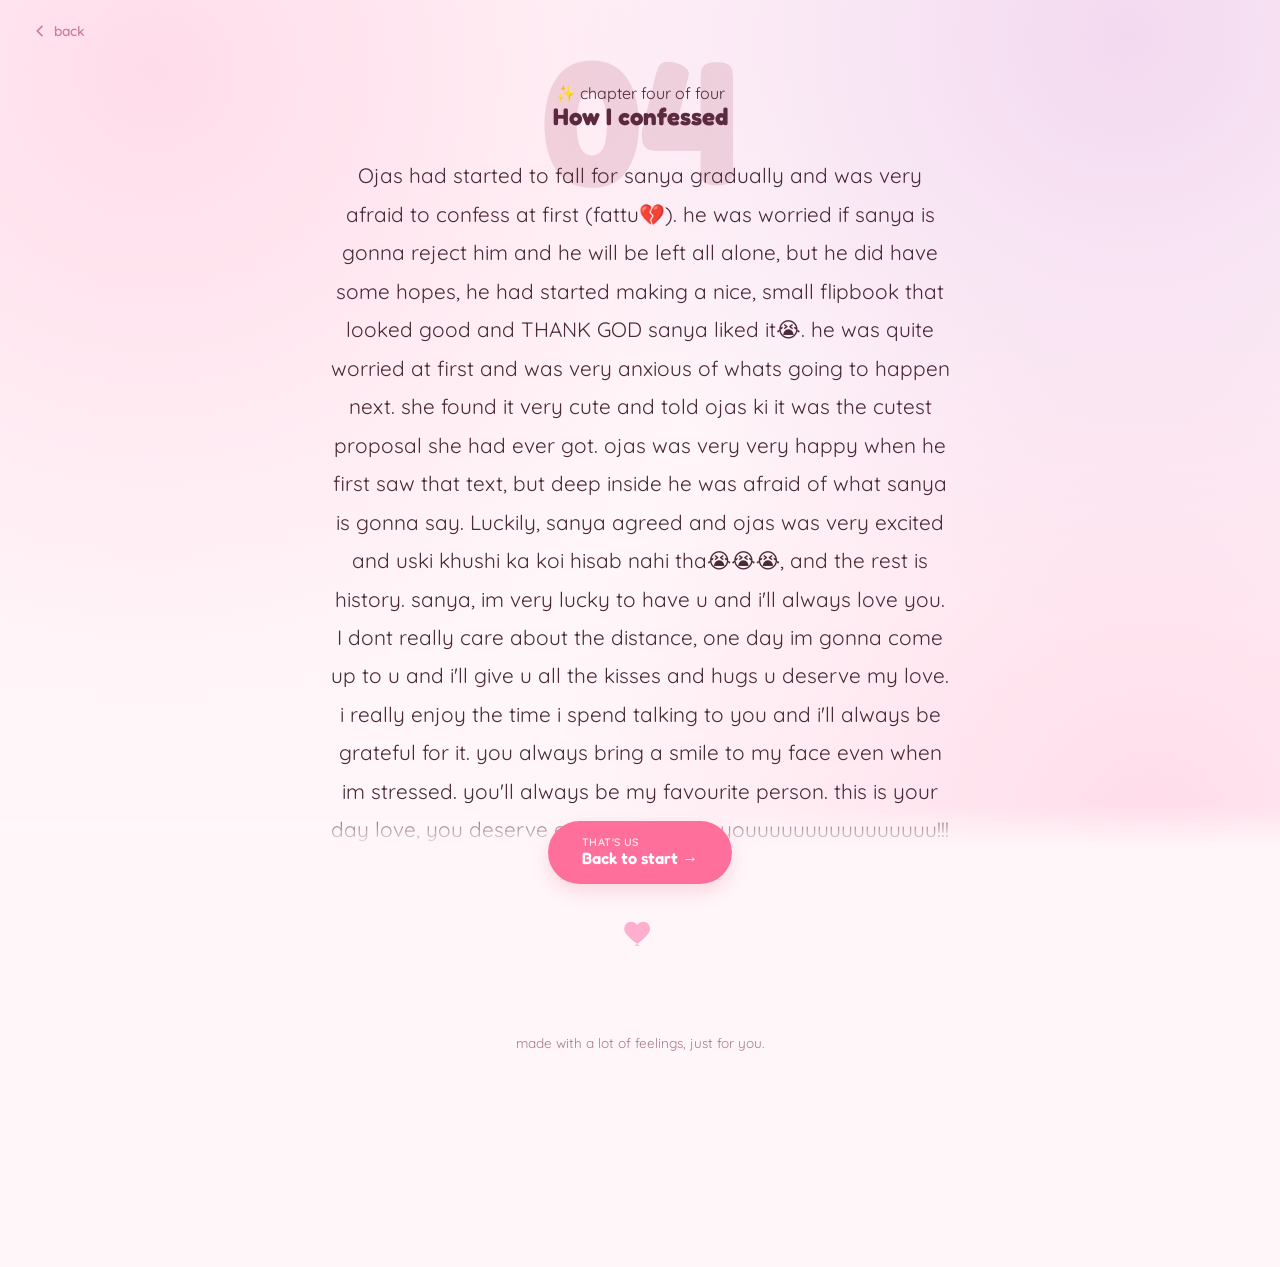
<file: how-we-met-4.html>
<!DOCTYPE html>
<html lang="en">
<head>
<meta charset="UTF-8">
<meta name="viewport" content="width=device-width, initial-scale=1.0">
<title>How We Met — Chapter Four</title>
<link rel="stylesheet" href="style.css">
<style>
  .chapter-stage{
    min-height: 62vh;
    display:flex; flex-direction:column; align-items:center; justify-content:center;
    text-align:center; position:relative; padding: 2rem 1rem;
  }
  .chapter-num{
    position:absolute; top: -1.2rem; left:50%; transform: translateX(-50%);
    font-family: var(--font-display); font-weight:700;
    font-size: clamp(6.5rem, 24vw, 11rem); line-height:1;
    color: rgba(184,95,125,.2);
    z-index:0; pointer-events:none; user-select:none;
  }
  .chapter-content{ position:relative; z-index:1; max-width: 620px; }
  .chapter-quote{
    font-size: clamp(1.1rem, 2.6vw, 1.3rem); line-height: 1.85;
    color: var(--ink); margin: 1.6rem auto 0; max-width: 58ch;
  }
  .chapter-deco{ margin-top: 1.8rem; opacity:.8; }
  .chapter-closing{ margin-top: 1.4rem; color:#a97b8c; font-size:.95rem; }
</style>
</head>
<body data-page="how-we-met-4">

<div class="spark-field" aria-hidden="true"></div>

<a class="back-link" href="how-we-met-3.html">
  <svg viewBox="0 0 24 24" fill="none" stroke="currentColor" stroke-width="2.5" stroke-linecap="round"><path d="M15 5l-7 7 7 7"/></svg>
  back
</a>

<main>
  <section class="chapter-stage">
    <span class="chapter-num" aria-hidden="true">04</span>
    <div class="chapter-content">
      <span class="eyebrow">✨ chapter four of four</span>
      <h1>How I confessed</h1>
      <p class="chapter-quote">Ojas had started to fall for sanya gradually and was very afraid to confess at first (fattu💔).
he was worried if sanya is gonna reject him and he will be left all alone, but he did have some hopes,
he had started making a nice, small flipbook that looked good and THANK GOD sanya liked it😭.
he was quite worried at first and was very anxious of whats going to happen next.
she found it very cute and told ojas ki it was the cutest proposal she had ever got. ojas was very very
happy when he first saw that text, but deep inside he was afraid of what sanya is gonna say.
Luckily, sanya agreed and ojas was very excited and uski khushi ka koi hisab nahi tha😭😭😭, and the rest is history.
sanya, im very lucky to have u and i'll always love you. I dont really care about the distance, one day im gonna come up to u and i'll give u all the kisses and hugs u deserve my love.
i really enjoy the time i spend talking to you and i'll always be grateful for it. you always bring a smile to my face even when im stressed. you'll always be my favourite person.
this is your day love, you deserve everything i love youuuuuuuuuuuuuuuu!!!
HAPPY BIRTHDAYY SANYAAAAAA!!!!!!!!!</p>

      <div class="chapter-deco">
        <svg width="34" height="34" viewBox="0 0 24 24" fill="#FF9EC4"><path d="M12 21s-7.5-4.6-10.2-9C-0.4 8.6 1.6 4 5.7 4c2.1 0 3.6 1.1 4.3 2.4C10.7 5.1 12.2 4 14.3 4c4.1 0 6.1 4.6 3.9 8-2.7 4.4-10.2 9-10.2 9z"/></svg>
      </div>
    </div>
  </section>
</main>

<div class="next-wrap">
  <a class="btn next-btn" href="index.html">
    <span class="next-btn-inner">
      <span class="sub">That's us</span>
      <span>Back to start →</span>
    </span>
  </a>
</div>

<footer>made with a lot of feelings, just for you.</footer>

<script src="script.js"></script>
</body>
</html>
</file>
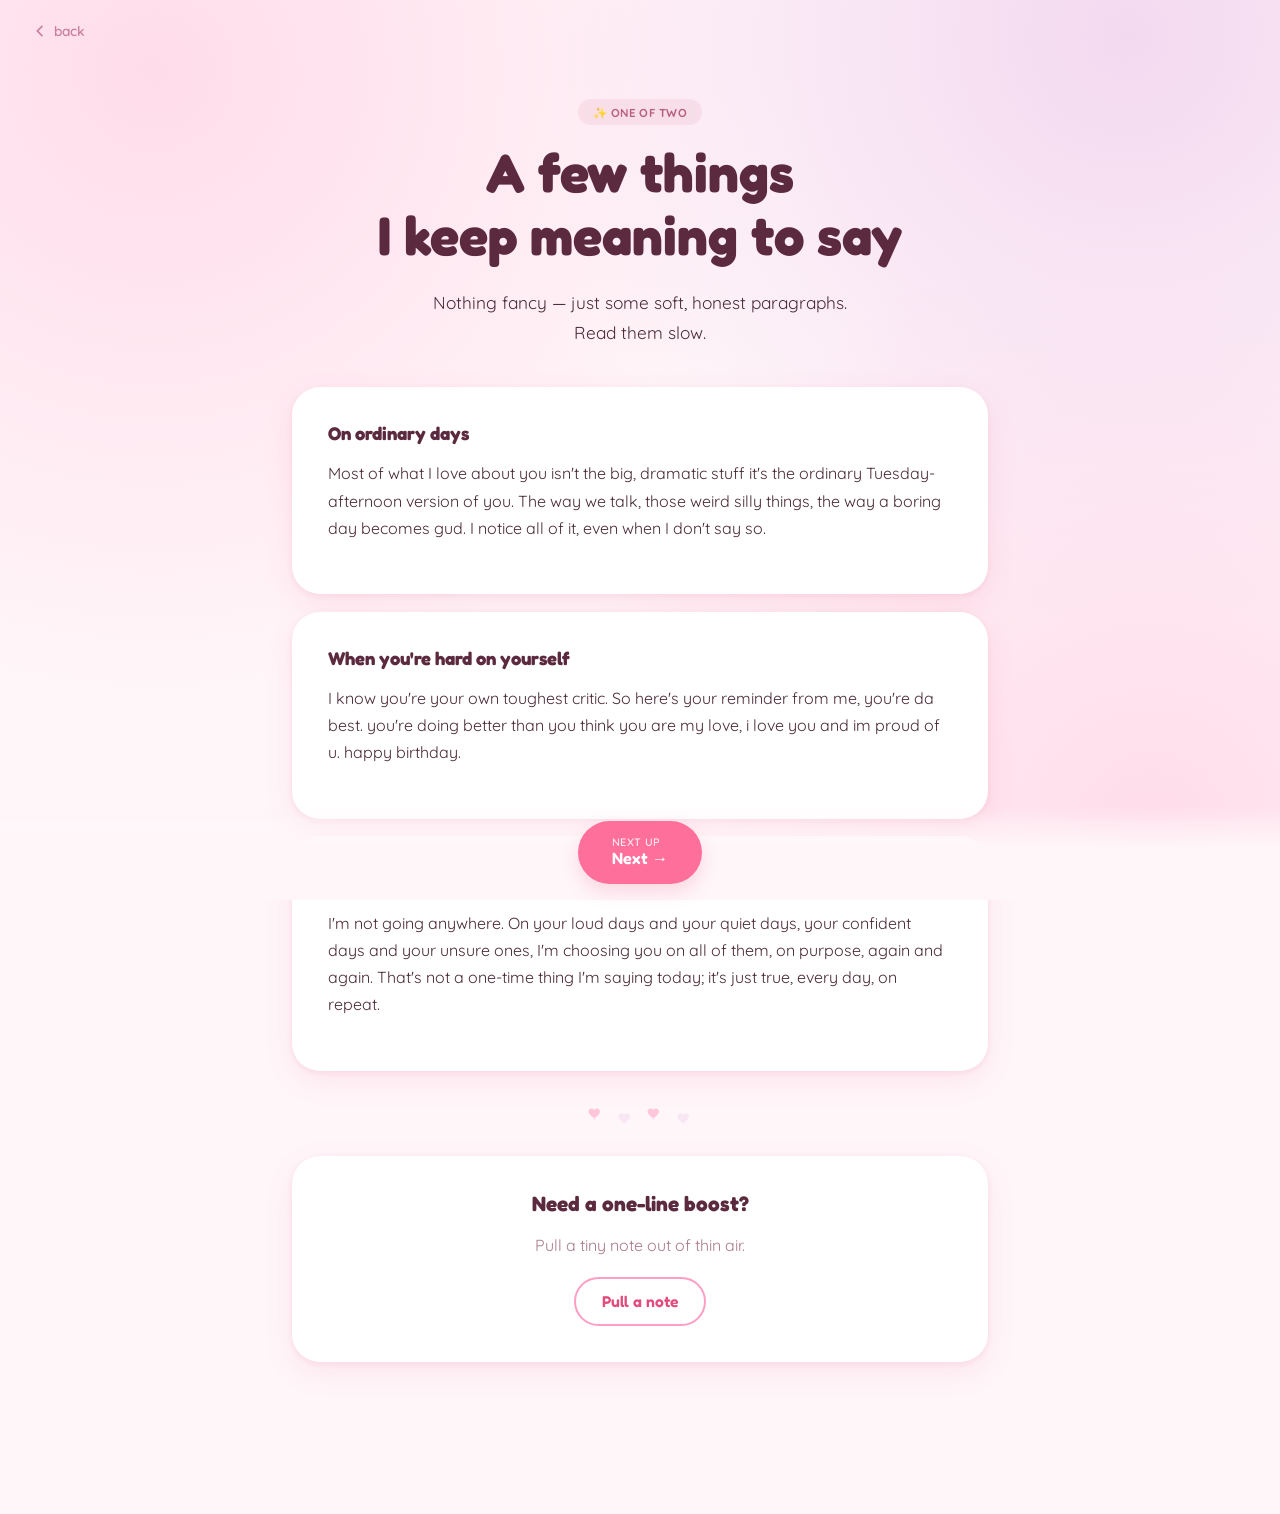
<file: letter.html>
<!DOCTYPE html>
<html lang="en">
<head>
<meta charset="UTF-8">
<meta name="viewport" content="width=device-width, initial-scale=1.0">
<title>A Few Things — For You</title>
<link rel="stylesheet" href="style.css">
</head>
<body data-page="letter">

<div class="spark-field" aria-hidden="true"></div>

<a class="back-link" href="index.html">
  <svg viewBox="0 0 24 24" fill="none" stroke="currentColor" stroke-width="2.5" stroke-linecap="round"><path d="M15 5l-7 7 7 7"/></svg>
  back
</a>

<main>
  <section class="hero" style="padding-top: 3rem;">
    <span class="eyebrow">✨ one of two</span>
    <h1>A few things<br>I keep meaning to say</h1>
    <p class="lede">Nothing fancy — just some soft, honest paragraphs. Read them slow.</p>
  </section>

  <div style="display:flex; flex-direction:column; gap:1.1rem; margin-top:1.5rem;">

    <article class="card">
      <h3 style="font-size:1.15rem;">On ordinary days</h3>
      <p>Most of what I love about you isn't the big, dramatic stuff it's the ordinary Tuesday-afternoon version of you. The way we talk, those weird silly things, the way a boring day becomes gud. I notice all of it, even when I don't say so.</p>
    </article>

    <article class="card">
      <h3 style="font-size:1.15rem;">When you're hard on yourself</h3>
      <p>I know you're your own toughest critic. So here's your reminder from me, you're da best. you're doing better than you think you are my love, i love you and im proud of u. happy birthday.</p>
    </article>

    <article class="card">
      <h3 style="font-size:1.15rem;">A small promise</h3>
      <p>I'm not going anywhere. On your loud days and your quiet days, your confident days and your unsure ones, I'm choosing you on all of them, on purpose, again and again. That's not a one-time thing I'm saying today; it's just true, every day, on repeat.</p>
    </article>

  </div>

  <div class="heart-divider" aria-hidden="true">
    <svg viewBox="0 0 24 24" fill="#FF9EC4"><path d="M12 21s-7.5-4.6-10.2-9C-0.4 8.6 1.6 4 5.7 4c2.1 0 3.6 1.1 4.3 2.4C10.7 5.1 12.2 4 14.3 4c4.1 0 6.1 4.6 3.9 8-2.7 4.4-10.2 9-10.2 9z"/></svg>
    <svg viewBox="0 0 24 24" fill="#F3D9F0"><path d="M12 21s-7.5-4.6-10.2-9C-0.4 8.6 1.6 4 5.7 4c2.1 0 3.6 1.1 4.3 2.4C10.7 5.1 12.2 4 14.3 4c4.1 0 6.1 4.6 3.9 8-2.7 4.4-10.2 9-10.2 9z"/></svg>
    <svg viewBox="0 0 24 24" fill="#FF9EC4"><path d="M12 21s-7.5-4.6-10.2-9C-0.4 8.6 1.6 4 5.7 4c2.1 0 3.6 1.1 4.3 2.4C10.7 5.1 12.2 4 14.3 4c4.1 0 6.1 4.6 3.9 8-2.7 4.4-10.2 9-10.2 9z"/></svg>
    <svg viewBox="0 0 24 24" fill="#F3D9F0"><path d="M12 21s-7.5-4.6-10.2-9C-0.4 8.6 1.6 4 5.7 4c2.1 0 3.6 1.1 4.3 2.4C10.7 5.1 12.2 4 14.3 4c4.1 0 6.1 4.6 3.9 8-2.7 4.4-10.2 9-10.2 9z"/></svg>
  </div>

  <section class="card" style="text-align:center;">
    <h2 style="font-size:1.3rem;">Need a one-line boost?</h2>
    <p style="color:#a97b8c; margin-bottom:1.1rem;">Pull a tiny note out of thin air.</p>
    <button class="btn secondary" id="pullNote">Pull a note</button>
    <p id="noteOutput" class="speech" style="display:none; margin-top:1.2rem;"></p>
  </section>
</main>

<div class="next-wrap">
  <a class="btn next-btn" href="cake.html">
    <span class="next-btn-inner">
      <span class="sub">Next up</span>
      <span>Next →</span>
    </span>
  </a>
</div>

<script src="script.js"></script>
<script>
  const notes = [
    "You make ordinary days feel like good ones.",
    "you're my favourite notification sanu😻",
    "You're doing better than u think hehe",
    "i would choose you in every universe my love."
  ];
  const btn = document.getElementById('pullNote');
  const out = document.getElementById('noteOutput');
  btn.addEventListener('click', () => {
    const pick = notes[Math.floor(Math.random() * notes.length)];
    out.textContent = pick;
    out.style.display = 'block';
  });
</script>
</body>
</html>
</file>
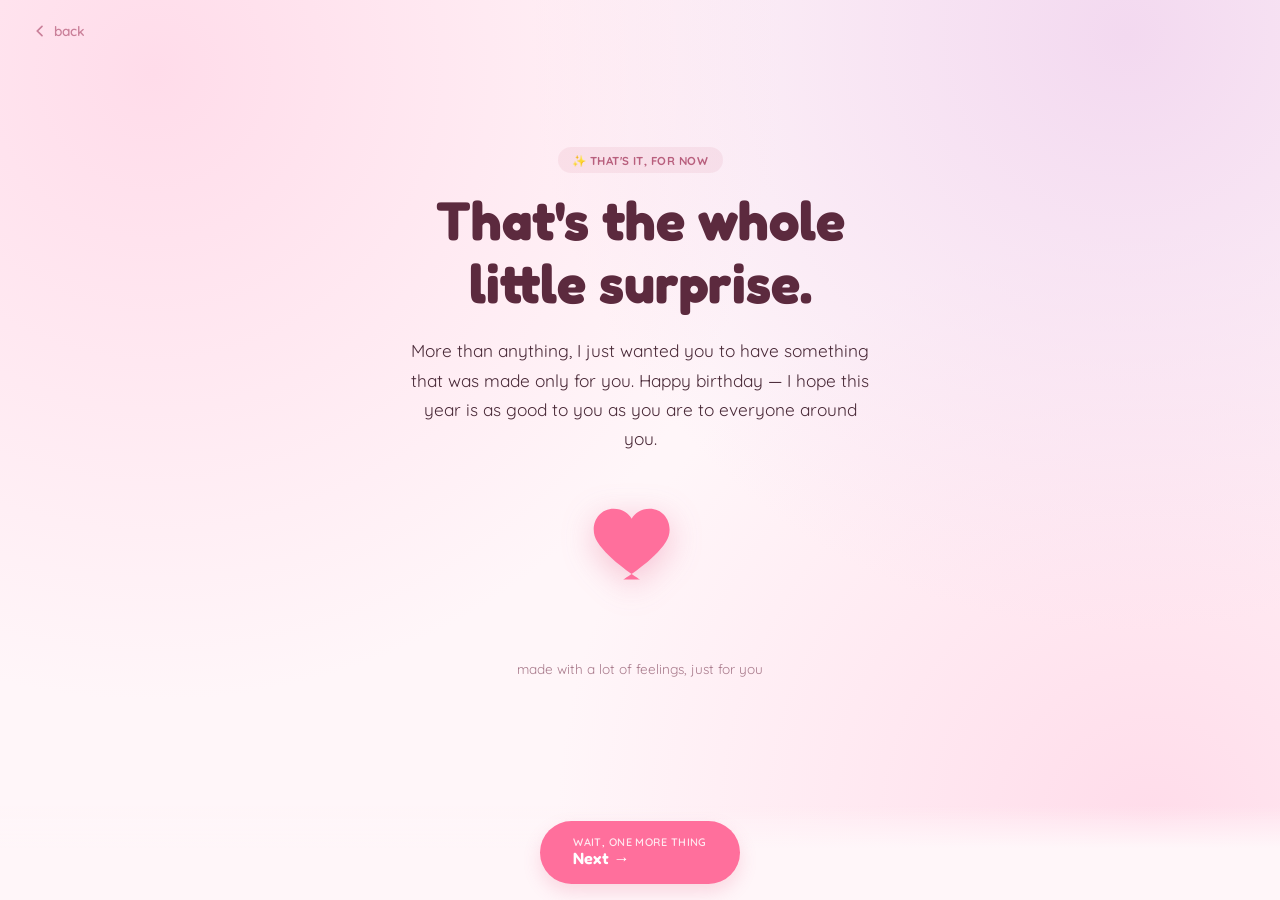
<file: outro.html>
<!DOCTYPE html>
<html lang="en">
<head>
<meta charset="UTF-8">
<meta name="viewport" content="width=device-width, initial-scale=1.0">
<title>That's All (For Now) — For You</title>
<link rel="stylesheet" href="style.css">
</head>
<body data-page="outro">

<div class="spark-field" aria-hidden="true"></div>

<a class="back-link" href="certificate.html">
  <svg viewBox="0 0 24 24" fill="none" stroke="currentColor" stroke-width="2.5" stroke-linecap="round"><path d="M15 5l-7 7 7 7"/></svg>
  back
</a>

<main>
  <section class="hero" style="padding-top: clamp(3rem, 14vh, 6rem);">
    <span class="eyebrow">✨ that's it, for now</span>
    <h1>That's the whole<br>little surprise.</h1>
    <p class="lede">More than anything, I just wanted you to have something that was made only for you. Happy birthday — I hope this year is as good to you as you are to everyone around you.</p>

    <div style="margin-top: 2.4rem;">
      <svg width="100" height="100" viewBox="0 0 24 24" fill="#FF6F9C" style="filter: drop-shadow(0 8px 16px rgba(225,76,124,.3));">
        <path d="M12 21s-7.5-4.6-10.2-9C-0.4 8.6 1.6 4 5.7 4c2.1 0 3.6 1.1 4.3 2.4C10.7 5.1 12.2 4 14.3 4c4.1 0 6.1 4.6 3.9 8-2.7 4.4-10.2 9-10.2 9z"/>
      </svg>
    </div>

  </section>
</main>

<div class="next-wrap">
  <a class="btn next-btn" href="best-girlfriend.html">
    <span class="next-btn-inner">
      <span class="sub">Wait, one more thing</span>
      <span>Next →</span>
    </span>
  </a>
</div>

<footer>made with a lot of feelings, just for you</footer>

<script src="script.js"></script>
</body>
</html>
</file>
<file: style.css>
/* ============================================================
   For You — a soft pink, page-by-page little surprise
   ============================================================ */

@import url('https://fonts.googleapis.com/css2?family=Fredoka:wght@400;500;600;700&family=Quicksand:wght@400;500;600;700&display=swap');

:root{
  --cream: #FFF6F9;
  --paper: #FFFFFF;
  --blush: #FFDCEA;
  --blush-deep: #FF9EC4;
  --rose: #FF6F9C;
  --rose-deep: #E14C7C;
  --lilac: #F3D9F0;
  --plum: #5C2A3E;
  --ink: #4A2A38;
  --gold: #D98BA0;
  --gold-deep: #B85F7D;
  --shadow: rgba(225, 76, 124, 0.18);
  --shadow-soft: rgba(225, 76, 124, 0.1);

  --font-display: 'Fredoka', ui-rounded, 'Segoe UI', sans-serif;
  --font-body: 'Quicksand', ui-sans-serif, system-ui, sans-serif;

  --radius-lg: 28px;
  --radius-md: 18px;
  --radius-sm: 12px;
}

*, *::before, *::after{ box-sizing: border-box; }

html{ scroll-behavior: smooth; }

body{
  margin: 0;
  min-height: 100vh;
  font-family: var(--font-body);
  color: var(--ink);
  background:
    radial-gradient(circle at 12% 8%, var(--blush) 0%, transparent 45%),
    radial-gradient(circle at 88% 4%, var(--lilac) 0%, transparent 42%),
    radial-gradient(circle at 90% 92%, var(--blush) 0%, transparent 42%),
    var(--cream);
  background-attachment: fixed;
  position: relative;
  overflow-x: hidden;
  padding-bottom: 120px; /* room for floating next-button */
}

h1, h2, h3, .display{
  font-family: var(--font-display);
  color: var(--plum);
  margin: 0 0 .4em;
  line-height: 1.15;
}

p{ line-height: 1.7; }
a{ color: inherit; }
button{ font-family: inherit; }
::selection{ background: var(--blush-deep); color: #fff; }

:focus-visible{
  outline: 3px solid var(--gold-deep);
  outline-offset: 3px;
  border-radius: 6px;
}

/* ---------- Soft background sparkle field ---------- */
.spark-field{
  position: fixed;
  inset: 0;
  z-index: -1;
  pointer-events: none;
  opacity: .5;
}
.spark-field svg{ position: absolute; opacity: .6; }

/* ---------- Minimal back link (top-left, unobtrusive) ---------- */
.back-link{
  display: inline-flex;
  align-items: center;
  gap: .35rem;
  position: absolute;
  top: 1.4rem;
  left: clamp(1rem, 4vw, 2rem);
  text-decoration: none;
  font-weight: 600;
  font-size: .85rem;
  color: var(--gold-deep);
  opacity: .75;
  transition: opacity .2s ease, transform .2s ease;
}
.back-link:hover{ opacity: 1; transform: translateX(-2px); }
.back-link svg{ width: 16px; height: 16px; }

/* ---------- Layout shell ---------- */
main{
  max-width: 760px;
  margin: 0 auto;
  padding: 3.2rem clamp(1.1rem, 5vw, 2rem) 2rem;
  position: relative;
}

.hero{
  text-align: center;
  padding: clamp(1.5rem, 6vw, 3rem) 1rem 1rem;
}
.hero .eyebrow{
  display: inline-flex;
  align-items: center;
  gap: .4rem;
  font-weight: 700;
  letter-spacing: .04em;
  text-transform: uppercase;
  font-size: .72rem;
  color: var(--gold-deep);
  background: rgba(216,139,160,.14);
  padding: .35rem .9rem;
  border-radius: 999px;
  margin-bottom: 1rem;
}
.hero h1{
  font-size: clamp(2.1rem, 6vw, 3.4rem);
}
.hero p.lede{
  max-width: 46ch;
  margin: .8rem auto 0;
  font-size: 1.08rem;
  color: var(--ink);
}

/* ---------- Cards / sections ---------- */
.card{
  background: var(--paper);
  border-radius: var(--radius-lg);
  box-shadow: 0 10px 30px var(--shadow-soft), 0 2px 6px var(--shadow-soft);
  border: 1px solid rgba(255,255,255,.8);
  padding: clamp(1.3rem, 4vw, 2.2rem);
}

/* ---------- Buttons ---------- */
.btn{
  display: inline-flex;
  align-items: center;
  gap: .5rem;
  font-family: var(--font-display);
  font-weight: 600;
  font-size: .98rem;
  padding: .8rem 1.6rem;
  border-radius: 999px;
  border: none;
  cursor: pointer;
  background: var(--rose);
  color: #fff;
  box-shadow: 0 8px 18px var(--shadow);
  transition: transform .2s ease, box-shadow .2s ease, background .2s ease;
  text-decoration: none;
}
.btn:hover{ transform: translateY(-2px); box-shadow: 0 12px 24px var(--shadow); background: var(--rose-deep); }
.btn:active{ transform: translateY(0); }
.btn.secondary{
  background: var(--paper);
  color: var(--rose-deep);
  border: 2px solid var(--blush-deep);
  box-shadow: none;
}

/* ---------- Floating "Next" progression button ---------- */
.next-wrap{
  position: fixed;
  left: 0; right: 0; bottom: 0;
  z-index: 40;
  display: flex;
  justify-content: center;
  padding: 1rem clamp(.5rem, 4vw, 1.5rem) calc(1rem + env(safe-area-inset-bottom));
  background: linear-gradient(to top, var(--cream) 55%, transparent);
  pointer-events: none;
}
.next-wrap .btn{ pointer-events: auto; }
.next-btn{
  padding: .95rem 2.1rem;
  font-size: 1.02rem;
}
.next-btn .sub{
  display: block;
  font-family: var(--font-body);
  font-weight: 600;
  font-size: .68rem;
  opacity: .85;
  text-transform: uppercase;
  letter-spacing: .04em;
}
.next-btn-inner{ display:flex; flex-direction:column; align-items:flex-start; line-height:1.2; }

/* ---------- Section divider (heart trail) ---------- */
.heart-divider{
  display: flex;
  justify-content: center;
  gap: .9rem;
  margin: 2.2rem 0;
  opacity: .55;
}
.heart-divider svg{ width: 15px; height: 15px; }
.heart-divider svg:nth-child(2){ transform: translateY(5px); }
.heart-divider svg:nth-child(4){ transform: translateY(5px); }

/* ---------- Speech-style callout ---------- */
.speech{
  position: relative;
  background: var(--paper);
  border: 1px solid var(--blush-deep);
  border-radius: 18px;
  padding: .6rem 1.1rem;
  font-weight: 600;
  font-size: .9rem;
  color: var(--plum);
  max-width: 320px;
  margin: .4rem auto 0;
  text-align: center;
  box-shadow: 0 6px 16px var(--shadow-soft);
}

/* ---------- Footer ---------- */
footer{
  text-align: center;
  padding: 1rem 1rem 6rem;
  font-size: .85rem;
  color: #a97b8c;
}

@media (prefers-reduced-motion: reduce){
  *, *::before, *::after{
    animation-duration: 0.001ms !important;
    animation-iteration-count: 1 !important;
    transition-duration: 0.001ms !important;
    scroll-behavior: auto !important;
  }
}
</file>
